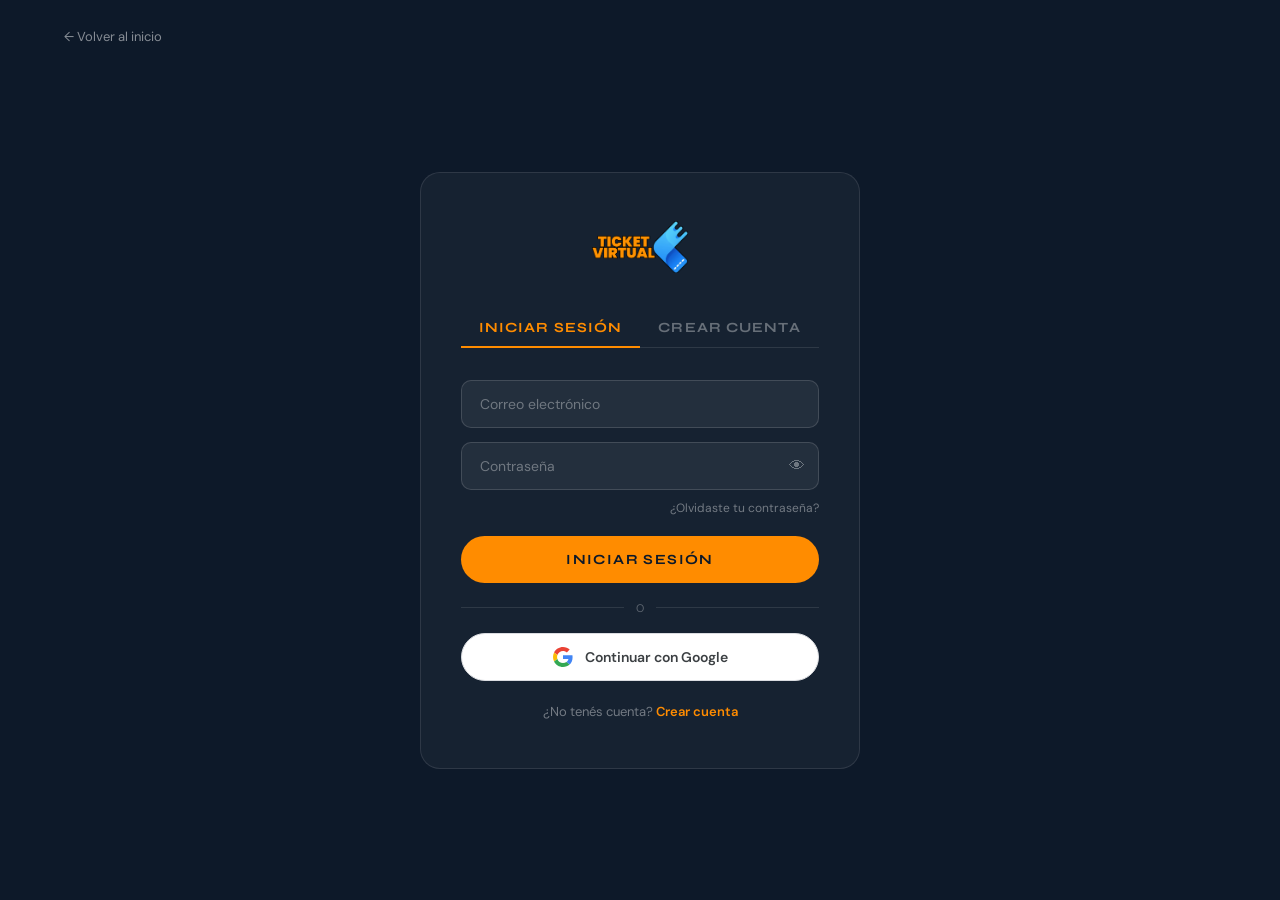
<file: pages/configuracion.html>
<!DOCTYPE html>
<html lang="es">
<head>
  <meta charset="UTF-8" />
  <meta name="viewport" content="width=device-width, initial-scale=1.0" />
  <title>Configuración | Ticket Virtual</title>
  <link rel="icon" type="image/png" href="../images/LOGO-COSO.png">
  <link rel="preconnect" href="https://fonts.googleapis.com">
  <link rel="preconnect" href="https://fonts.gstatic.com" crossorigin>
  <link href="https://fonts.googleapis.com/css2?family=Syne:wght@400;600;700;800&family=DM+Sans:wght@400;500;700&display=swap" rel="stylesheet">
  <link rel="stylesheet" href="../styles.css" />
  <style>
    .config-page {
      min-height: 100vh;
      background: var(--dark);
      padding: 100px 24px 80px;
      display: flex;
      flex-direction: column;
      align-items: center;
    }

    .config-back {
      display: flex;
      align-items: center;
      gap: 8px;
      position: fixed;
      top: 28px;
      left: clamp(24px, 5vw, 80px);
      color: rgba(255,255,255,0.5);
      font-family: var(--font-body);
      font-size: 13px;
      transition: color 0.2s;
      z-index: 10;
      text-decoration: none;
    }
    .config-back:hover { color: var(--white); }

    .config-header {
      width: 100%;
      max-width: 600px;
      margin-bottom: 36px;
    }
    .config-title {
      font-family: var(--font-display);
      font-size: clamp(26px, 4vw, 40px);
      font-weight: 800;
      color: var(--white);
      margin-bottom: 6px;
    }
    .config-subtitle {
      font-family: var(--font-body);
      font-size: 14px;
      color: rgba(255,255,255,0.4);
    }

    .config-card {
      width: 100%;
      max-width: 600px;
      background: rgba(255,255,255,0.04);
      border: 1px solid rgba(255,255,255,0.1);
      border-radius: 20px;
      padding: 36px 40px;
      margin-bottom: 20px;
    }
    @media (max-width: 480px) {
      .config-card { padding: 28px 20px; }
    }

    .config-section-title {
      font-family: var(--font-display);
      font-size: 13px;
      font-weight: 700;
      letter-spacing: 0.12em;
      text-transform: uppercase;
      color: var(--green);
      margin-bottom: 24px;
    }

    .config-field-group {
      display: flex;
      flex-direction: column;
      gap: 14px;
    }

    .config-field-label {
      font-family: var(--font-body);
      font-size: 12px;
      font-weight: 600;
      letter-spacing: 0.06em;
      text-transform: uppercase;
      color: rgba(255,255,255,0.4);
      margin-bottom: 6px;
    }

    .config-field-wrap { display: flex; flex-direction: column; }

    .config-field {
      width: 100%;
      background: rgba(255,255,255,0.06);
      border: 1px solid rgba(255,255,255,0.14);
      border-radius: 10px;
      padding: 14px 18px;
      color: var(--white);
      font-family: var(--font-body);
      font-size: 14px;
      outline: none;
      transition: border-color 0.25s, background 0.25s;
    }
    .config-field::placeholder { color: rgba(255,255,255,0.3); }
    .config-field:focus {
      border-color: var(--green);
      background: rgba(255,255,255,0.09);
    }
    .config-field:disabled {
      opacity: 0.45;
      cursor: not-allowed;
    }

    .config-field-note {
      font-size: 11px;
      color: rgba(255,255,255,0.3);
      margin-top: 6px;
      line-height: 1.4;
    }

    .password-wrap { position: relative; }
    .password-wrap .config-field { padding-right: 46px; }
    .toggle-pass-btn {
      position: absolute;
      right: 14px;
      top: 50%;
      transform: translateY(-50%);
      cursor: pointer;
      color: rgba(255,255,255,0.35);
      transition: color 0.2s;
      font-size: 16px;
      background: none;
      border: none;
      padding: 0;
      line-height: 1;
    }
    .toggle-pass-btn:hover { color: rgba(255,255,255,0.7); }

    .config-divider {
      height: 1px;
      background: rgba(255,255,255,0.07);
      margin: 28px 0;
    }

    .config-save-btn {
      background: var(--green);
      color: var(--dark);
      border: none;
      border-radius: 40px;
      padding: 14px 32px;
      font-family: var(--font-display);
      font-size: 13px;
      font-weight: 700;
      letter-spacing: 0.1em;
      text-transform: uppercase;
      cursor: pointer;
      transition: opacity 0.2s;
      margin-top: 24px;
    }
    .config-save-btn:hover { opacity: 0.85; }
    .config-save-btn:disabled { opacity: 0.5; cursor: default; }

    .config-forgot {
      display: inline-block;
      font-family: var(--font-body);
      font-size: 13px;
      color: rgba(255,255,255,0.4);
      cursor: pointer;
      transition: color 0.2s;
      margin-top: 16px;
      text-decoration: underline;
      text-underline-offset: 3px;
    }
    .config-forgot:hover { color: var(--green); }

    .config-msg {
      font-size: 13px;
      padding: 10px 16px;
      border-radius: 8px;
      margin-top: 16px;
      display: none;
      line-height: 1.5;
    }
    .config-msg.success {
      background: rgba(255,140,0,0.1);
      color: var(--green);
      border: 1px solid rgba(255,140,0,0.25);
      display: block;
    }
    .config-msg.error {
      background: rgba(220,50,50,0.1);
      color: #ff6b6b;
      border: 1px solid rgba(220,50,50,0.2);
      display: block;
    }
  </style>
</head>
<body class="body">

  <!-- PAGE LOADER -->
  <div id="page-loader">
    <img src="../images/LOGO png negro.png" class="loader-logo" alt="Ticket Virtual" />
    <div class="loader-spinner"></div>
  </div>
  <script>
    setTimeout(function() {
      var l = document.getElementById('page-loader');
      if (l) { l.classList.add('hidden'); setTimeout(function() { l.remove(); }, 500); }
    }, 1000);
  </script>

  <a href="../index.html" class="config-back">← Volver al inicio</a>

  <div class="config-page">

    <div class="config-header">
      <h1 class="config-title">Configuración</h1>
      <p class="config-subtitle">Gestioná tu cuenta y preferencias</p>
    </div>

    <!-- DATOS PERSONALES -->
    <div class="config-card">
      <div class="config-section-title">Datos personales</div>

      <div class="config-field-group">

        <div class="config-field-wrap">
          <div class="config-field-label">Nombre y apellido</div>
          <input type="text" class="config-field" id="cfg-name" placeholder="Tu nombre completo" />
        </div>

        <div class="config-field-wrap">
          <div class="config-field-label">Teléfono</div>
          <input type="tel" class="config-field" id="cfg-phone" placeholder="+54 9 11 1234 5678" />
          <span class="config-field-note">Útil para contacto y validación de tickets.</span>
        </div>

        <div class="config-divider"></div>

        <div class="config-field-wrap">
          <div class="config-field-label">Email</div>
          <input type="email" class="config-field" id="cfg-email" placeholder="tu@email.com" />
          <span class="config-field-note">Si cambiás el email te enviaremos un correo de verificación antes de aplicar el cambio.</span>
        </div>

      </div>

      <div id="msg-datos" class="config-msg"></div>
      <button class="config-save-btn" onclick="guardarDatos()">Guardar cambios</button>
    </div>

    <!-- SEGURIDAD -->
    <div class="config-card">
      <div class="config-section-title">Seguridad</div>

      <div class="config-field-group">

        <div class="config-field-wrap">
          <div class="config-field-label">Contraseña actual</div>
          <div class="password-wrap">
            <input type="password" class="config-field" id="cfg-pass-actual" placeholder="••••••••" />
            <button type="button" class="toggle-pass-btn" onclick="togglePass('cfg-pass-actual', this)">👁</button>
          </div>
        </div>

        <div class="config-field-wrap">
          <div class="config-field-label">Nueva contraseña</div>
          <div class="password-wrap">
            <input type="password" class="config-field" id="cfg-pass-nueva" placeholder="Mínimo 6 caracteres" minlength="6" />
            <button type="button" class="toggle-pass-btn" onclick="togglePass('cfg-pass-nueva', this)">👁</button>
          </div>
        </div>

        <div class="config-field-wrap">
          <div class="config-field-label">Confirmar nueva contraseña</div>
          <div class="password-wrap">
            <input type="password" class="config-field" id="cfg-pass-confirm" placeholder="Repetí la nueva contraseña" />
            <button type="button" class="toggle-pass-btn" onclick="togglePass('cfg-pass-confirm', this)">👁</button>
          </div>
        </div>

      </div>

      <div id="msg-pass" class="config-msg"></div>
      <button class="config-save-btn" onclick="cambiarContrasena()">Cambiar contraseña</button>

      <br>
      <span class="config-forgot" onclick="olvideClave()">¿Olvidaste tu contraseña?</span>
      <div id="msg-forgot" class="config-msg"></div>
    </div>

  </div>

  <script>
    const STORAGE_KEY  = 'tv_users';
    const SESSION_KEY  = 'tv_session';

    /* ── Redirigir si no hay sesión ── */
    const session = JSON.parse(localStorage.getItem(SESSION_KEY) || 'null');
    if (!session) { window.location.href = 'login.html'; }

    function getUsers() { return JSON.parse(localStorage.getItem(STORAGE_KEY) || '[]'); }
    function saveUsers(u) { localStorage.setItem(STORAGE_KEY, JSON.stringify(u)); }

    function getCurrentUser() {
      return getUsers().find(u => u.email.toLowerCase() === session.email.toLowerCase());
    }

    /* ── Pre-cargar campos con datos del usuario ── */
    window.addEventListener('DOMContentLoaded', () => {
      const user = getCurrentUser();
      if (!user) return;
      document.getElementById('cfg-name').value  = user.name  || '';
      document.getElementById('cfg-email').value = user.email || '';
      document.getElementById('cfg-phone').value = user.phone || '';
    });

    /* ── Helpers ── */
    function showMsg(id, text, type) {
      const el = document.getElementById(id);
      el.textContent = text;
      el.className = 'config-msg ' + type;
    }
    function hideMsg(id) {
      document.getElementById(id).className = 'config-msg';
    }

    function togglePass(fieldId, btn) {
      const f = document.getElementById(fieldId);
      f.type = f.type === 'password' ? 'text' : 'password';
      btn.textContent = f.type === 'password' ? '👁' : '🙈';
    }

    /* ── Guardar nombre, teléfono y email ── */
    function guardarDatos() {
      const newName  = document.getElementById('cfg-name').value.trim();
      const newEmail = document.getElementById('cfg-email').value.trim().toLowerCase();
      const newPhone = document.getElementById('cfg-phone').value.trim();

      if (!newName) { showMsg('msg-datos', 'El nombre no puede estar vacío.', 'error'); return; }
      if (!newEmail) { showMsg('msg-datos', 'El email no puede estar vacío.', 'error'); return; }

      const users = getUsers();
      const idx   = users.findIndex(u => u.email.toLowerCase() === session.email.toLowerCase());
      if (idx === -1) { showMsg('msg-datos', 'No se encontró tu cuenta.', 'error'); return; }

      const emailCambio = newEmail !== session.email.toLowerCase();

      /* Verificar que el nuevo email no esté en uso por otra cuenta */
      if (emailCambio && users.find((u, i) => i !== idx && u.email.toLowerCase() === newEmail)) {
        showMsg('msg-datos', 'Ese email ya está en uso por otra cuenta.', 'error');
        return;
      }

      users[idx].name  = newName;
      users[idx].phone = newPhone;

      if (emailCambio) {
        /* Simulación de verificación por email */
        saveUsers(users);
        showMsg('msg-datos', `Te enviamos un correo de verificación a ${newEmail}. Revisá tu bandeja y confirmá el cambio para que se aplique.`, 'success');
      } else {
        users[idx].email = newEmail;
        saveUsers(users);
        localStorage.setItem(SESSION_KEY, JSON.stringify({ name: newName, email: newEmail }));
        showMsg('msg-datos', 'Datos guardados correctamente.', 'success');
      }
    }

    /* ── Cambiar contraseña ── */
    function cambiarContrasena() {
      hideMsg('msg-pass');
      const actual   = document.getElementById('cfg-pass-actual').value;
      const nueva    = document.getElementById('cfg-pass-nueva').value;
      const confirm  = document.getElementById('cfg-pass-confirm').value;

      if (!actual || !nueva || !confirm) {
        showMsg('msg-pass', 'Completá todos los campos de contraseña.', 'error'); return;
      }
      if (nueva.length < 6) {
        showMsg('msg-pass', 'La nueva contraseña debe tener al menos 6 caracteres.', 'error'); return;
      }
      if (nueva !== confirm) {
        showMsg('msg-pass', 'La nueva contraseña y la confirmación no coinciden.', 'error'); return;
      }

      const users = getUsers();
      const idx   = users.findIndex(u => u.email.toLowerCase() === session.email.toLowerCase());
      if (idx === -1) { showMsg('msg-pass', 'No se encontró tu cuenta.', 'error'); return; }

      if (users[idx].password !== actual) {
        showMsg('msg-pass', 'La contraseña actual es incorrecta.', 'error'); return;
      }

      users[idx].password = nueva;
      saveUsers(users);

      document.getElementById('cfg-pass-actual').value  = '';
      document.getElementById('cfg-pass-nueva').value   = '';
      document.getElementById('cfg-pass-confirm').value = '';

      showMsg('msg-pass', 'Contraseña actualizada correctamente.', 'success');
    }

    /* ── Olvidé mi contraseña ── */
    function olvideClave() {
      const email = document.getElementById('cfg-email').value.trim() || session.email;
      showMsg('msg-forgot', `Te enviamos las instrucciones de recuperación a ${email}. Revisá tu bandeja de entrada.`, 'success');
    }
  </script>
</body>
</html>
</file>
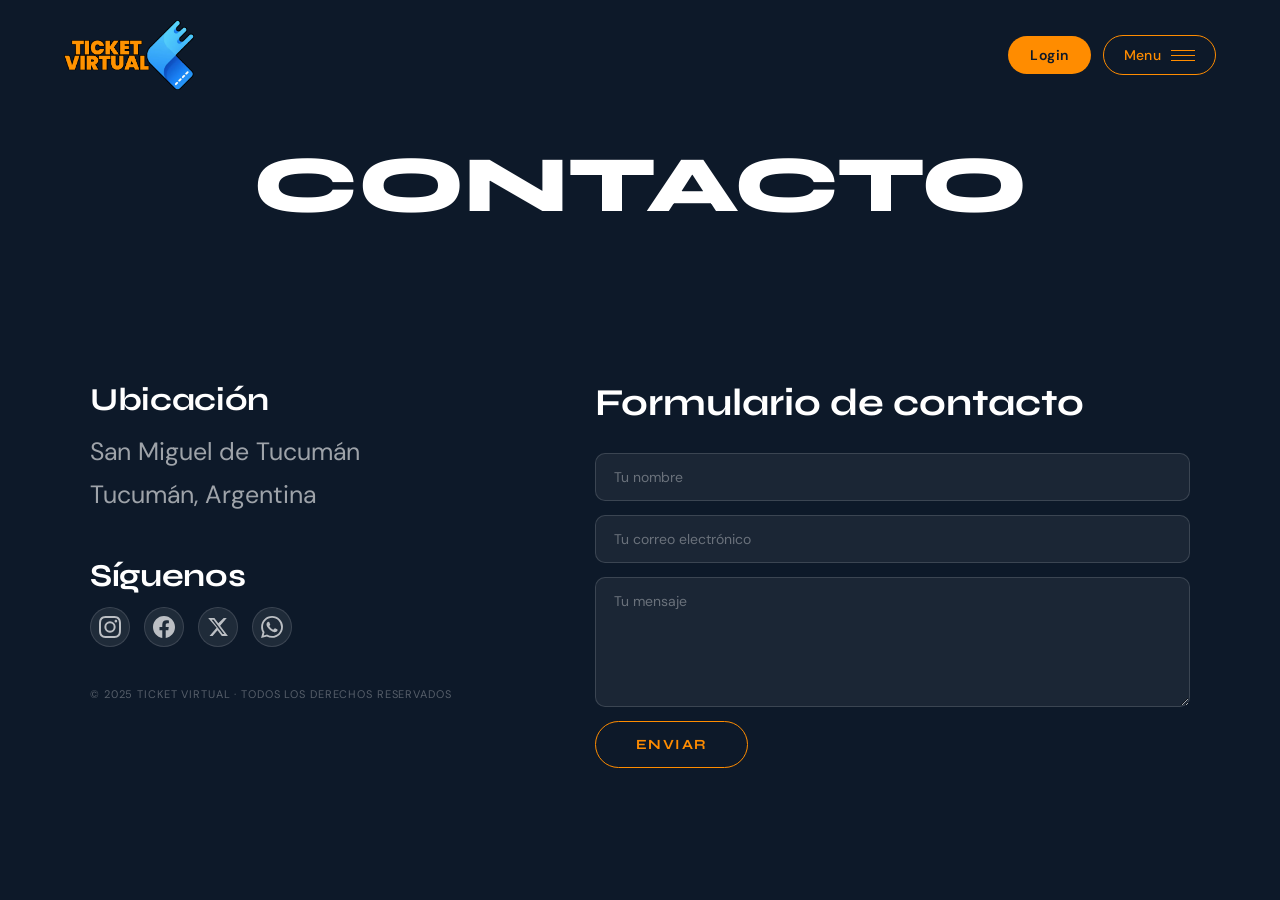
<file: pages/contacto.html>
<!DOCTYPE html>
<html lang="es">
<head>
  <meta charset="UTF-8" />
  <meta name="viewport" content="width=device-width, initial-scale=1.0" />
  <title>Eventos | Ticket Virtual</title>
  <link rel="icon" type="image/png" href="/images/LOGO-COSO.png">
  <link rel="preconnect" href="https://fonts.googleapis.com">
  <link rel="preconnect" href="https://fonts.gstatic.com" crossorigin>
  <link href="https://fonts.googleapis.com/css2?family=Syne:wght@400;600;700;800&family=DM+Sans:wght@400;500;700&display=swap" rel="stylesheet">

  <link rel="stylesheet" href="../styles.css" />
</head>
<body class="eventos-page">

  <!-- PAGE LOADER -->
  <div id="page-loader">
    <img src="../images/LOGO png negro.png" class="loader-logo" alt="Ticket Virtual" />
    <div class="loader-spinner"></div>
  </div>

  <!-- NAVBAR -->
  <nav class="main-nav" id="main-nav">
    <div class="nav-bar">
      <a href="/" class="nav-logo">
        <img src="../images/LOGO png negro.png" alt="Ticket Virtual Logo" class="nav-logo-img"/>
      </a>

      <div class="nav-buttons-wrapper">
        <a href="login.html" class="nav-login-btn">Login</a>
        <a href="#" class="menu-nav-cta menu-nav-cta-light" id="menu-toggle">
          <div class="menu-cta-contents">
            <div class="menu-bt-text menu-bt-text-light">Menu</div>
            <div class="burger-wrapper">
              <span class="burger-line"></span>
              <span class="burger-line"></span>
              <span class="burger-line"></span>
            </div>
          </div>
        </a>
      </div>
    </div>
  </nav>

  <!-- MENU OVERLAY -->
  <div class="nav-overlay" id="nav-overlay">
    <div class="close-nav-btn" id="close-nav">
      <span class="close-line l1"></span>
      <span class="close-line l2"></span>
    </div>

    <div class="nav-open-links">
      <a href="../index.html" class="nav-open-link">
        <span class="nav-plus">+</span>
        <div class="nav-link-text">Inicio</div>
        <span class="nav-plus">+</span>
      </a>
      <a href="eventos.html" class="nav-open-link">
        <span class="nav-plus">+</span>
        <div class="nav-link-text">EVENTOS</div>
        <span class="nav-plus">+</span>
      </a>
      <a href="nosotros.html" class="nav-open-link">
        <span class="nav-plus">+</span>
        <div class="nav-link-text">Nosotros</div>
        <span class="nav-plus">+</span>
      </a>
      <a href="../index.html#contact" class="nav-open-link">
        <span class="nav-plus">+</span>
        <div class="nav-link-text">Contacto</div>
        <span class="nav-plus">+</span>
      </a>
    </div>
  </div>

  <!-- SMOOTH SCROLL WRAPPER -->
  <div class="smooth-wrapper" id="smooth-wrapper">
    <div class="smooth-content" id="smooth-content">

  <!-- CONTENIDO -->
  <main>
    <section class="eventos-section" navtype="light">
      <div class="eventos-header">
        <h1 class="title-huge">CONTACTO</h1>
      </div>
    </section>

    <!-- CONTACT BODY -->
    <section class="contact-section">
      <div class="contact-grid">

        <!-- FORM: primero en el DOM (primero en mobile) -->
        <div class="contact-form-wrap">
          <h2 class="contact-form-title">Formulario de contacto</h2>
          <form class="contact-form" onsubmit="handleContactForm(event)">
            <input type="text" class="contact-field" placeholder="Tu nombre" required />
            <input type="email" class="contact-field" placeholder="Tu correo electrónico" required />
            <textarea class="contact-field contact-textarea" placeholder="Tu mensaje" rows="5" required></textarea>
            <button type="submit" class="contact-submit">Enviar</button>
          </form>
        </div>

        <!-- INFO: segundo en el DOM (segundo en mobile, izquierda en desktop) -->
        <div class="contact-info">
          <div class="contact-block">
            <h3 class="contact-label">Ubicación</h3>
            <p class="contact-address">San Miguel de Tucumán<br>Tucumán, Argentina</p>
          </div>

          <div class="contact-block">
            <h3 class="contact-label">Síguenos</h3>
            <div class="contact-socials">
              <a href="https://www.instagram.com/ticket_virtual/" target="_blank" class="social-icon" aria-label="Instagram">
                <svg width="22" height="22" viewBox="0 0 24 24" fill="currentColor"><path d="M12 2.163c3.204 0 3.584.012 4.85.07 3.252.148 4.771 1.691 4.919 4.919.058 1.265.069 1.645.069 4.849 0 3.205-.012 3.584-.069 4.849-.149 3.225-1.664 4.771-4.919 4.919-1.266.058-1.644.07-4.85.07-3.204 0-3.584-.012-4.849-.07-3.26-.149-4.771-1.699-4.919-4.92-.058-1.265-.07-1.644-.07-4.849 0-3.204.013-3.583.07-4.849.149-3.227 1.664-4.771 4.919-4.919 1.266-.057 1.645-.069 4.849-.069zM12 0C8.741 0 8.333.014 7.053.072 2.695.272.273 2.69.073 7.052.014 8.333 0 8.741 0 12c0 3.259.014 3.668.072 4.948.2 4.358 2.618 6.78 6.98 6.98C8.333 23.986 8.741 24 12 24c3.259 0 3.668-.014 4.948-.072 4.354-.2 6.782-2.618 6.979-6.98.059-1.28.073-1.689.073-4.948 0-3.259-.014-3.667-.072-4.947-.196-4.354-2.617-6.78-6.979-6.98C15.668.014 15.259 0 12 0zm0 5.838a6.162 6.162 0 100 12.324 6.162 6.162 0 000-12.324zM12 16a4 4 0 110-8 4 4 0 010 8zm6.406-11.845a1.44 1.44 0 100 2.881 1.44 1.44 0 000-2.881z"/></svg>
              </a>
              <a href="#" class="social-icon" aria-label="Facebook">
                <svg width="22" height="22" viewBox="0 0 24 24" fill="currentColor"><path d="M24 12.073C24 5.405 18.627 0 12 0S0 5.405 0 12.073C0 18.1 4.388 23.094 10.125 24v-8.437H7.078v-3.49h3.047V9.41c0-3.025 1.791-4.697 4.533-4.697 1.313 0 2.686.236 2.686.236v2.97h-1.513c-1.491 0-1.956.93-1.956 1.886v2.269h3.328l-.532 3.49h-2.796V24C19.612 23.094 24 18.1 24 12.073z"/></svg>
              </a>
              <a href="#" class="social-icon" aria-label="Twitter / X">
                <svg width="22" height="22" viewBox="0 0 24 24" fill="currentColor"><path d="M18.244 2.25h3.308l-7.227 8.26 8.502 11.24H16.17l-4.714-6.231-5.401 6.231H2.746l7.73-8.835L1.254 2.25H8.08l4.253 5.622zm-1.161 17.52h1.833L7.084 4.126H5.117z"/></svg>
              </a>
              <a href="#" class="social-icon" aria-label="WhatsApp">
                <svg width="22" height="22" viewBox="0 0 24 24" fill="currentColor"><path d="M17.472 14.382c-.297-.149-1.758-.867-2.03-.967-.273-.099-.471-.148-.67.15-.197.297-.767.966-.94 1.164-.173.199-.347.223-.644.075-.297-.15-1.255-.463-2.39-1.475-.883-.788-1.48-1.761-1.653-2.059-.173-.297-.018-.458.13-.606.134-.133.298-.347.446-.52.149-.174.198-.298.298-.497.099-.198.05-.371-.025-.52-.075-.149-.669-1.612-.916-2.207-.242-.579-.487-.5-.669-.51-.173-.008-.371-.01-.57-.01-.198 0-.52.074-.792.372-.272.297-1.04 1.016-1.04 2.479 0 1.462 1.065 2.875 1.213 3.074.149.198 2.096 3.2 5.077 4.487.709.306 1.262.489 1.694.625.712.227 1.36.195 1.871.118.571-.085 1.758-.719 2.006-1.413.248-.694.248-1.289.173-1.413-.074-.124-.272-.198-.57-.347m-5.421 7.403h-.004a9.87 9.87 0 01-5.031-1.378l-.361-.214-3.741.982.998-3.648-.235-.374a9.86 9.86 0 01-1.51-5.26c.001-5.45 4.436-9.884 9.888-9.884 2.64 0 5.122 1.03 6.988 2.898a9.825 9.825 0 012.893 6.994c-.003 5.45-4.437 9.884-9.885 9.884m8.413-18.297A11.815 11.815 0 0012.05 0C5.495 0 .16 5.335.157 11.892c0 2.096.547 4.142 1.588 5.945L.057 24l6.305-1.654a11.882 11.882 0 005.683 1.448h.005c6.554 0 11.89-5.335 11.893-11.893a11.821 11.821 0 00-3.48-8.413z"/></svg>
              </a>
            </div>
          </div>

          <p class="contact-copy">© 2025 Ticket Virtual · Todos los derechos reservados</p>
        </div>

      </div>
    </section>
  </main>

  <!-- ===================== FOOTER ===================== -->
  <section class="footer-section">
    <div class="footer-scroll-wrap">
      <footer class="footer-inner">
        <div class="footer-linkedin-row">
          <div class="footer-divider"></div>
          <div class="footer-link-row">
          </div>
          <div class="footer-divider"></div>
        </div>
        <div class="footer-bottom">
          <span class="detail-small light">Todos los derechos reservados ©.</span>
          <a href="https://typeandspacepartnerships.com/" target="_blank" class="tsp-link">
            <span class="body-tiny light">SAN MIGUEL DE TUCUMAN</span>
            <span class="detail-small light">ARGENTINA</span>
          </a>
        </div>
      </footer>
    </div>
  </section>

    </div><!-- /smooth-content -->
  </div><!-- /smooth-wrapper -->

  <!-- Scroll to top -->
  <a href="#" class="scroll-top-btn" id="scroll-top-btn" aria-label="Volver arriba">↑</a>

  <!-- GSAP -->
  <script src="https://cdn.prod.website-files.com/gsap/3.14.2/gsap.min.js"></script>
  <script src="https://cdn.prod.website-files.com/gsap/3.14.2/ScrollTrigger.min.js"></script>
  <script src="https://cdn.prod.website-files.com/gsap/3.14.2/ScrollSmoother.min.js"></script>
  <script src="https://cdn.prod.website-files.com/gsap/3.14.2/SplitText.min.js"></script>
  <script src="https://cdn.prod.website-files.com/gsap/3.14.2/ScrambleTextPlugin.min.js"></script>
  <script src="../auth.js"></script>
  <script src="../main.js"></script>
  <script>
    function handleContactForm(e) {
      e.preventDefault();
      const btn = e.target.querySelector('.contact-submit');
      btn.textContent = '¡Enviado!';
      btn.disabled = true;
      setTimeout(() => { btn.textContent = 'Enviar'; btn.disabled = false; e.target.reset(); }, 3000);
    }
    function filtrarEventos(query) {
      const q = query.toLowerCase().trim();
      document.querySelectorAll('.eventos-grid .evento-card-v2').forEach(function(card) {
        const nombre = card.querySelector('.ec-name');
        const venue  = card.querySelector('.ec-venue-label');
        const texto  = ((nombre ? nombre.textContent : '') + ' ' + (venue ? venue.textContent : '')).toLowerCase();
        card.style.display = (!q || texto.includes(q)) ? '' : 'none';
      });
    }
  </script>
</body>
</html>
</file>
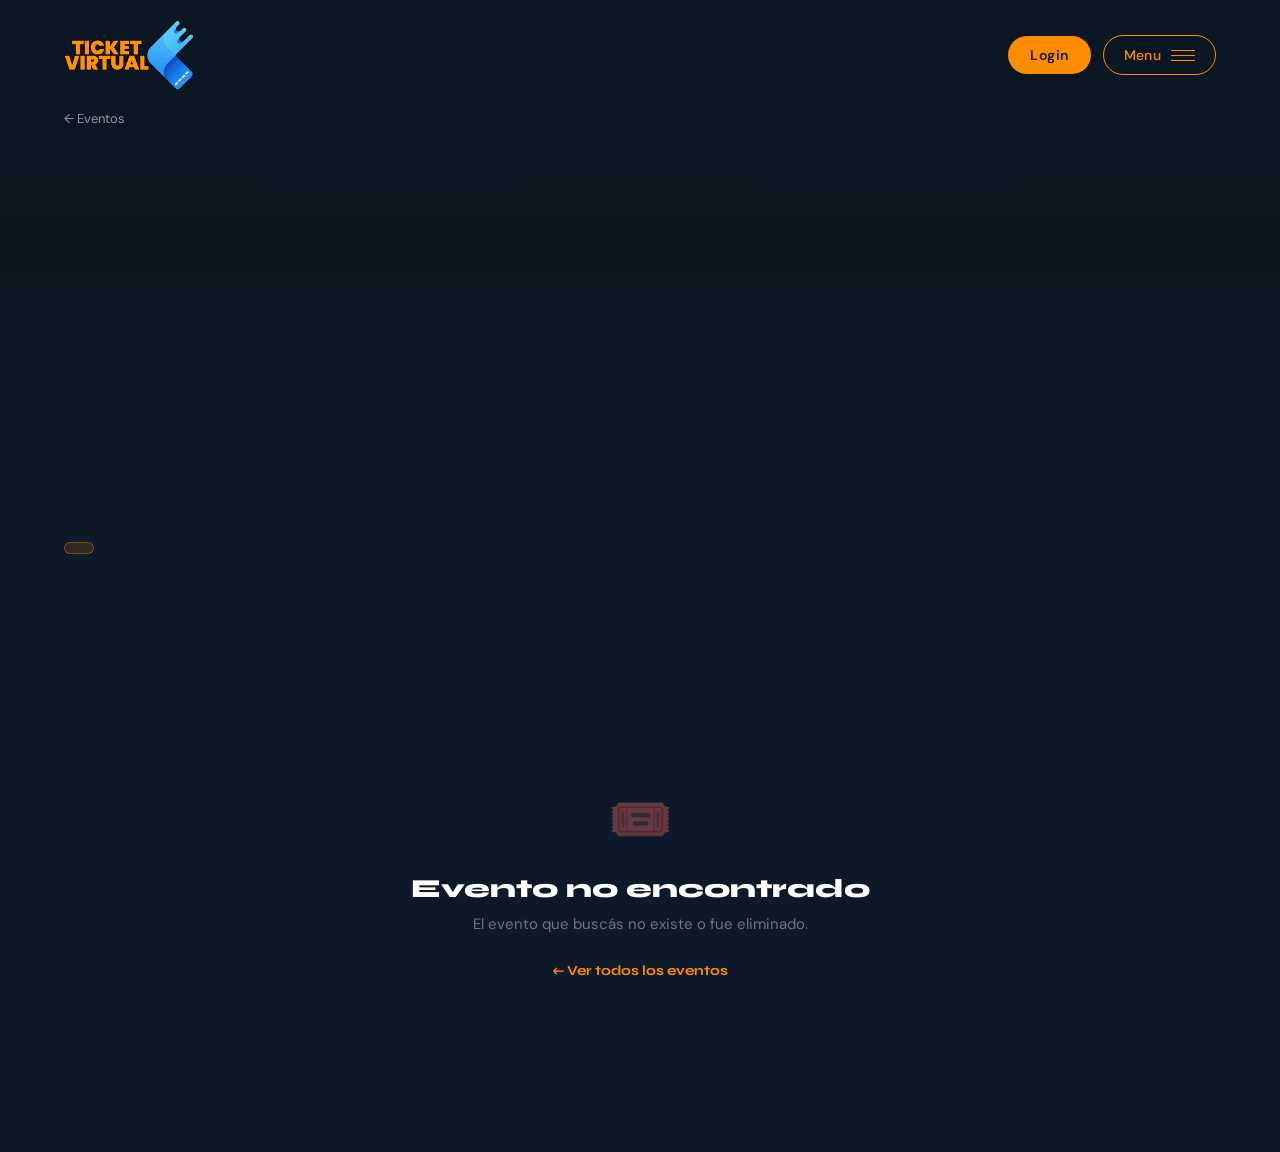
<file: pages/evento.html>
<!DOCTYPE html>
<html lang="es">
<head>
  <meta charset="UTF-8" />
  <meta name="viewport" content="width=device-width, initial-scale=1.0" />
  <title>Evento | Ticket Virtual</title>
  <link rel="icon" type="image/png" href="../images/LOGO-COSO.png">
  <link rel="preconnect" href="https://fonts.googleapis.com">
  <link rel="preconnect" href="https://fonts.gstatic.com" crossorigin>
  <link href="https://fonts.googleapis.com/css2?family=Syne:wght@400;600;700;800&family=DM+Sans:wght@400;500;700&family=Poppins:wght@500&display=swap" rel="stylesheet">
  <link rel="stylesheet" href="../styles.css" />
  <style>
    /* ── Back link ── */
    .ev-back {
      position: fixed;
      top: 110px;
      left: var(--pad-h);
      display: flex;
      align-items: center;
      gap: 6px;
      color: rgba(255,255,255,0.55);
      font-family: var(--font-body);
      font-size: 13px;
      text-decoration: none;
      transition: color 0.2s;
      z-index: 50;
    }
    .ev-back:hover { color: var(--white); }

    /* ── Hero ── */
    .ev-hero {
      position: relative;
      width: 100%;
      height: 68vh;
      min-height: 420px;
      background-size: cover;
      background-position: center top;
      background-color: #0a1520;
      display: flex;
      align-items: flex-end;
    }
    .ev-hero-overlay {
      position: absolute;
      inset: 0;
      background: linear-gradient(
        180deg,
        rgba(13,25,41,0.55) 0%,
        transparent 35%,
        transparent 45%,
        rgba(13,25,41,0.88) 72%,
        #0D1929 100%
      );
    }
    .ev-hero-content {
      position: relative;
      z-index: 2;
      padding: 0 var(--pad-h) 44px;
      width: 100%;
    }
    .ev-badge-row {
      display: flex;
      align-items: center;
      gap: 10px;
      margin-bottom: 14px;
    }
    .ev-sold-out-badge {
      display: none;
      background: #e03030;
      color: #fff;
      font-family: var(--font-display);
      font-size: 10px;
      font-weight: 800;
      letter-spacing: 0.18em;
      text-transform: uppercase;
      padding: 5px 12px;
      border-radius: 4px;
    }
    .ev-genre-pill {
      display: inline-block;
      background: rgba(255,140,0,0.14);
      border: 1px solid rgba(255,140,0,0.38);
      color: var(--green);
      font-family: var(--font-display);
      font-size: 11px;
      font-weight: 700;
      letter-spacing: 0.12em;
      text-transform: uppercase;
      padding: 5px 14px;
      border-radius: 40px;
    }
    .ev-nombre {
      font-family: var(--font-display);
      font-size: clamp(42px, 8vw, 96px);
      font-weight: 800;
      color: var(--white);
      line-height: 0.95;
      margin-bottom: 14px;
      letter-spacing: -0.01em;
    }
    .ev-venue-hero {
      font-family: var(--font-body);
      font-size: 15px;
      color: rgba(255,255,255,0.5);
    }

    /* ── Info bar ── */
    .ev-info-bar {
      background: rgba(255,255,255,0.025);
      border-bottom: 1px solid rgba(255,255,255,0.07);
      display: flex;
      align-items: center;
      padding: 0 var(--pad-h);
      overflow-x: auto;
    }
    .ev-info-item {
      padding: 20px 0;
      margin-right: 36px;
      flex-shrink: 0;
    }
    .ev-info-label {
      font-family: var(--font-body);
      font-size: 10px;
      text-transform: uppercase;
      letter-spacing: 0.1em;
      color: rgba(255,255,255,0.32);
      margin-bottom: 4px;
    }
    .ev-info-value {
      font-family: var(--font-display);
      font-size: 16px;
      font-weight: 700;
      color: var(--white);
    }
    .ev-info-divider {
      width: 1px;
      height: 32px;
      background: rgba(255,255,255,0.1);
      margin-right: 36px;
      flex-shrink: 0;
    }

    /* ── Error state ── */
    .ev-error {
      display: none;
      flex-direction: column;
      align-items: center;
      justify-content: center;
      min-height: 60vh;
      text-align: center;
      padding: 60px 24px;
    }
    .ev-error-icon { font-size: 52px; margin-bottom: 20px; opacity: 0.4; }
    .ev-error-title {
      font-family: var(--font-display);
      font-size: 26px;
      font-weight: 800;
      color: var(--white);
      margin-bottom: 10px;
    }
    .ev-error-sub {
      font-family: var(--font-body);
      font-size: 15px;
      color: rgba(255,255,255,0.4);
      margin-bottom: 28px;
    }
    .ev-error-link {
      color: var(--green);
      font-family: var(--font-display);
      font-weight: 700;
      font-size: 14px;
      text-decoration: none;
    }

    /* ── Main grid ── */
    .ev-main {
      display: none;
      gap: 64px;
      max-width: 1140px;
      margin: 0 auto;
      padding: 56px var(--pad-h) 100px;
    }
    .ev-main.visible {
      display: grid;
      grid-template-columns: 1fr 400px;
    }
    .ev-description-col,
    .ev-tickets-col { min-width: 0; }

    .ev-section-title {
      font-family: var(--font-display);
      font-size: 11px;
      font-weight: 700;
      letter-spacing: 0.12em;
      text-transform: uppercase;
      color: rgba(255,255,255,0.35);
      margin-bottom: 20px;
    }
    .ev-descripcion {
      font-family: var(--font-body);
      font-size: 16px;
      line-height: 1.75;
      color: rgba(255,255,255,0.6);
    }

    /* ── Ticket cards ── */
    .ev-ticket-card {
      background: rgba(255,255,255,0.04);
      border: 1px solid rgba(255,255,255,0.09);
      border-radius: 16px;
      padding: 20px 22px;
      margin-bottom: 10px;
      transition: border-color 0.2s;
    }
    .ev-ticket-card:not(.agotado):hover { border-color: rgba(255,140,0,0.28); }
    .ev-ticket-card.agotado { opacity: 0.42; }

    .ev-ticket-top {
      display: flex;
      justify-content: space-between;
      align-items: baseline;
      margin-bottom: 6px;
    }
    .ev-ticket-tipo {
      font-family: 'Poppins', sans-serif;
      font-size: 16px;
      font-weight: 500;
      color: var(--white);
    }
    .ev-ticket-precio {
      font-family: 'Poppins', sans-serif;
      font-size: 19px;
      font-weight: 500;
      color: var(--green);
    }
    .ev-ticket-cu {
      font-family: var(--font-body);
      font-size: 11px;
      color: rgba(255,255,255,0.3);
      margin-left: 3px;
    }
    .ev-ticket-disponibles {
      font-family: var(--font-body);
      font-size: 12px;
      color: rgba(255,255,255,0.32);
      margin-bottom: 14px;
    }
    .ev-ticket-disponibles.agotado-label { color: #ff6060; }

    .ev-ticket-actions {
      display: flex;
      align-items: center;
      gap: 10px;
    }
    .ev-qty-wrapper {
      display: flex;
      align-items: center;
      background: rgba(255,255,255,0.06);
      border: 1px solid rgba(255,255,255,0.12);
      border-radius: 40px;
      overflow: hidden;
      flex-shrink: 0;
    }
    .ev-qty-btn {
      width: 34px;
      height: 34px;
      background: none;
      border: none;
      color: rgba(255,255,255,0.6);
      font-size: 20px;
      line-height: 1;
      cursor: pointer;
      display: flex;
      align-items: center;
      justify-content: center;
      transition: background 0.15s;
    }
    .ev-qty-btn:hover { background: rgba(255,255,255,0.1); }
    .ev-qty-num {
      font-family: var(--font-display);
      font-size: 14px;
      font-weight: 700;
      color: var(--white);
      width: 26px;
      text-align: center;
    }
    .ev-buy-btn {
      flex: 1;
      background: var(--green);
      color: var(--dark);
      border: none;
      border-radius: 40px;
      padding: 11px 18px;
      font-family: var(--font-display);
      font-size: 12px;
      font-weight: 800;
      letter-spacing: 0.09em;
      text-transform: uppercase;
      cursor: pointer;
      transition: opacity 0.2s;
      white-space: nowrap;
    }
    .ev-buy-btn:hover { opacity: 0.85; }

    /* ── Auth notice ── */
    .ev-auth-notice {
      display: none;
      background: rgba(255,140,0,0.08);
      border: 1px solid rgba(255,140,0,0.2);
      border-radius: 10px;
      padding: 12px 16px;
      font-family: var(--font-body);
      font-size: 13px;
      color: rgba(255,255,255,0.55);
      margin-bottom: 14px;
    }
    .ev-auth-notice a { color: var(--green); font-weight: 600; text-decoration: none; }

    /* ── Sold out section ── */
    .ev-soldout-section {
      text-align: center;
      padding: 20px 0 10px;
    }
    .ev-soldout-title {
      font-family: var(--font-display);
      font-size: 19px;
      font-weight: 800;
      color: var(--white);
      margin-bottom: 8px;
    }
    .ev-soldout-sub {
      font-family: var(--font-body);
      font-size: 14px;
      color: rgba(255,255,255,0.38);
      margin-bottom: 24px;
      line-height: 1.5;
    }
    .ev-waitlist {
      display: flex;
      gap: 8px;
    }
    .ev-waitlist-input {
      flex: 1;
      background: rgba(255,255,255,0.06);
      border: 1px solid rgba(255,255,255,0.13);
      border-radius: 10px;
      padding: 12px 16px;
      color: var(--white);
      font-family: var(--font-body);
      font-size: 14px;
      outline: none;
      transition: border-color 0.2s;
    }
    .ev-waitlist-input::placeholder { color: rgba(255,255,255,0.28); }
    .ev-waitlist-input:focus { border-color: var(--green); }
    .ev-waitlist-btn {
      background: var(--green);
      color: var(--dark);
      border: none;
      border-radius: 10px;
      padding: 12px 18px;
      font-family: var(--font-display);
      font-size: 12px;
      font-weight: 800;
      letter-spacing: 0.08em;
      text-transform: uppercase;
      cursor: pointer;
      white-space: nowrap;
      transition: opacity 0.2s;
    }
    .ev-waitlist-btn:hover { opacity: 0.85; }
    .ev-waitlist-msg {
      margin-top: 12px;
      font-family: var(--font-body);
      font-size: 13px;
      color: rgba(255,255,255,0.38);
    }

    /* ── Success modal ── */
    .ev-modal-overlay {
      position: fixed;
      inset: 0;
      background: rgba(0,0,0,0.78);
      backdrop-filter: blur(8px);
      z-index: 600;
      display: flex;
      align-items: center;
      justify-content: center;
      padding: 24px;
      opacity: 0;
      pointer-events: none;
      transition: opacity 0.28s;
    }
    .ev-modal-overlay.open { opacity: 1; pointer-events: auto; }
    .ev-modal-box {
      background: #0f1e30;
      border: 1px solid rgba(255,255,255,0.11);
      border-radius: 24px;
      padding: 48px 40px;
      max-width: 420px;
      width: 100%;
      text-align: center;
      transform: translateY(18px) scale(0.97);
      transition: transform 0.28s;
    }
    .ev-modal-overlay.open .ev-modal-box { transform: translateY(0) scale(1); }
    .ev-modal-icon { font-size: 50px; margin-bottom: 16px; }
    .ev-modal-title {
      font-family: var(--font-display);
      font-size: 22px;
      font-weight: 800;
      color: var(--white);
      margin-bottom: 10px;
    }
    .ev-modal-detail {
      font-family: var(--font-body);
      font-size: 14px;
      color: rgba(255,255,255,0.48);
      line-height: 1.65;
      margin-bottom: 28px;
    }
    .ev-modal-detail strong { color: rgba(255,255,255,0.8); }
    .ev-modal-actions { display: flex; flex-direction: column; gap: 10px; }
    .ev-modal-btn-primary {
      display: block;
      background: var(--green);
      color: var(--dark);
      border: none;
      border-radius: 40px;
      padding: 14px 24px;
      font-family: var(--font-display);
      font-size: 13px;
      font-weight: 800;
      letter-spacing: 0.1em;
      text-transform: uppercase;
      text-decoration: none;
      cursor: pointer;
      transition: opacity 0.2s;
    }
    .ev-modal-btn-primary:hover { opacity: 0.85; }
    .ev-modal-btn-secondary {
      background: transparent;
      border: 1px solid rgba(255,255,255,0.14);
      border-radius: 40px;
      padding: 13px 24px;
      color: rgba(255,255,255,0.45);
      font-family: var(--font-display);
      font-size: 12px;
      font-weight: 700;
      letter-spacing: 0.08em;
      text-transform: uppercase;
      cursor: pointer;
      transition: border-color 0.2s, color 0.2s;
    }
    .ev-modal-btn-secondary:hover { border-color: rgba(255,255,255,0.28); color: rgba(255,255,255,0.75); }

    /* ── Responsive ── */
    @media (max-width: 960px) {
      .ev-main.visible { grid-template-columns: 1fr; gap: 40px; }
    }
    @media (max-width: 640px) {
      .ev-back { position: static; display: inline-flex; margin: 16px 20px 0; }
      .ev-hero { height: 52vh; min-height: 300px; }
      .ev-hero-content { padding: 0 20px 36px; }
      .ev-info-bar { padding: 0 20px; }
      .ev-info-item { margin-right: 24px; padding: 16px 0; }
      .ev-info-divider { margin-right: 24px; }
      .ev-main.visible { padding: 36px 20px 80px; }
      .ev-modal-box { padding: 36px 28px; }
      .ev-waitlist { flex-direction: column; }
      .ev-ticket-actions { flex-direction: column; align-items: stretch; gap: 8px; }
      .ev-qty-wrapper { align-self: flex-start; }
      .ev-buy-btn { width: 100%; text-align: center; }
    }
  </style>
</head>
<body class="body">

  <!-- PAGE LOADER -->
  <div id="page-loader">
    <img src="../images/LOGO png negro.png" class="loader-logo" alt="Ticket Virtual" />
    <div class="loader-spinner"></div>
  </div>
  <script>
    setTimeout(function() {
      var l = document.getElementById('page-loader');
      if (l) { l.classList.add('hidden'); setTimeout(function() { l.remove(); }, 500); }
    }, 1000);
  </script>

  <!-- NAV -->
  <nav class="main-nav" id="main-nav">
    <div class="nav-bar">
      <a href="../index.html" class="nav-logo">
        <img src="../images/LOGO png negro.png" alt="Ticket Virtual" class="nav-logo-img"/>
      </a>
      <div class="nav-buttons-wrapper">
        <a href="login.html" class="nav-login-btn">Login</a>
        <div class="menu-button">
          <a href="#" class="menu-nav-cta menu-nav-cta-light" id="menu-toggle">
            <div class="menu-cta-contents">
              <div class="menu-bt-text menu-bt-text-light">Menu</div>
              <div class="burger-wrapper">
                <span class="burger-line"></span>
                <span class="burger-line"></span>
                <span class="burger-line"></span>
              </div>
            </div>
          </a>
        </div>
      </div>
    </div>
    <div class="nav-overlay" id="nav-overlay">
      <a href="#" class="close-nav-btn" id="close-nav">
        <span class="close-line l1"></span>
        <span class="close-line l2"></span>
      </a>
      <div class="nav-open-links">
        <a href="../index.html" class="nav-open-link"><span class="nav-plus">+</span><div class="nav-link-text">Inicio</div><span class="nav-plus">+</span></a>
        <a href="eventos.html" class="nav-open-link"><span class="nav-plus">+</span><div class="nav-link-text">EVENTOS</div><span class="nav-plus">+</span></a>
        <a href="nosotros.html" class="nav-open-link"><span class="nav-plus">+</span><div class="nav-link-text">Nosotros</div><span class="nav-plus">+</span></a>
        <a href="contacto.html" class="nav-open-link"><span class="nav-plus">+</span><div class="nav-link-text">Contacto</div><span class="nav-plus">+</span></a>
      </div>
    </div>
  </nav>

  <!-- BACK LINK -->
  <a href="eventos.html" class="ev-back">← Eventos</a>

  <!-- HERO -->
  <section class="ev-hero" id="ev-hero">
    <div class="ev-hero-overlay"></div>
    <div class="ev-hero-content">
      <div class="ev-badge-row">
        <span class="ev-sold-out-badge" id="ev-sold-out-badge">SOLD OUT</span>
        <span class="ev-genre-pill" id="ev-genre"></span>
      </div>
      <h1 class="ev-nombre" id="ev-nombre"></h1>
      <p class="ev-venue-hero" id="ev-venue-hero"></p>
    </div>
  </section>

  <!-- INFO BAR -->
  <div class="ev-info-bar" id="ev-info-bar">
    <div class="ev-info-item">
      <div class="ev-info-label">Fecha</div>
      <div class="ev-info-value" id="ev-fecha"></div>
    </div>
    <div class="ev-info-divider"></div>
    <div class="ev-info-item">
      <div class="ev-info-label">Hora</div>
      <div class="ev-info-value" id="ev-hora"></div>
    </div>
    <div class="ev-info-divider"></div>
    <div class="ev-info-item">
      <div class="ev-info-label">Puertas</div>
      <div class="ev-info-value" id="ev-puertas"></div>
    </div>
    <div class="ev-info-divider"></div>
    <div class="ev-info-item">
      <div class="ev-info-label">Lugar</div>
      <div class="ev-info-value" id="ev-lugar"></div>
    </div>
  </div>

  <!-- ERROR STATE -->
  <div class="ev-error" id="ev-error">
    <div class="ev-error-icon">🎟️</div>
    <div class="ev-error-title">Evento no encontrado</div>
    <div class="ev-error-sub">El evento que buscás no existe o fue eliminado.</div>
    <a href="eventos.html" class="ev-error-link">← Ver todos los eventos</a>
  </div>

  <!-- MAIN CONTENT -->
  <div class="ev-main" id="ev-main">
    <div class="ev-description-col">
      <div class="ev-section-title">Sobre el evento</div>
      <p class="ev-descripcion" id="ev-descripcion"></p>
    </div>
    <div class="ev-tickets-col">
      <div class="ev-section-title" id="ev-tickets-title">Elegí tu entrada</div>
      <div class="ev-auth-notice" id="ev-auth-notice">
        Iniciá <a href="login.html">sesión</a> para poder comprar entradas.
      </div>
      <div id="ev-tickets-list"></div>
    </div>
  </div>

  <!-- SUCCESS MODAL -->
  <div class="ev-modal-overlay" id="ev-modal" onclick="cerrarModalOverlay(event)">
    <div class="ev-modal-box">
      <div class="ev-modal-icon">🎟️</div>
      <h3 class="ev-modal-title">¡Compra exitosa!</h3>
      <p class="ev-modal-detail" id="ev-modal-detail"></p>
      <div class="ev-modal-actions">
        <a href="mis-tickets.html" class="ev-modal-btn-primary">Ver mis tickets</a>
        <button class="ev-modal-btn-secondary" onclick="cerrarModal()">Seguir explorando</button>
      </div>
    </div>
  </div>

  <script src="../auth.js"></script>
  <script>
    var eventoActual = null;
    var cantidades   = {};

    /* ── Nav toggle ── */
    document.addEventListener('DOMContentLoaded', function() {
      var menuToggle = document.getElementById('menu-toggle');
      var navOverlay = document.getElementById('nav-overlay');
      var closeNav   = document.getElementById('close-nav');
      if (menuToggle && navOverlay) {
        menuToggle.addEventListener('click', function(e) { e.preventDefault(); navOverlay.classList.add('open'); });
      }
      if (closeNav && navOverlay) {
        closeNav.addEventListener('click', function(e) { e.preventDefault(); navOverlay.classList.remove('open'); });
      }
      document.querySelectorAll('.nav-open-link').forEach(function(link) {
        link.addEventListener('click', function() { navOverlay.classList.remove('open'); });
      });

      cargarEvento();
    });

    /* ── Helpers ── */
    function formatPrecio(n) {
      return '$' + n.toLocaleString('es-AR');
    }

    function tipoKey(tipo) {
      return tipo.replace(/[^a-zA-Z0-9]/g, '_');
    }

    /* ── Load event from JSON ── */
    async function cargarEvento() {
      var params = new URLSearchParams(location.search);
      var id     = params.get('id');

      if (!id) { mostrarError(); return; }

      try {
        var res     = await fetch('../data/eventos.json');
        var eventos = await res.json();
        var evento  = eventos.find(function(e) { return e.id === id; });
        if (!evento) { mostrarError(); return; }
        eventoActual = evento;
        renderEvento(evento);
      } catch(err) {
        mostrarError();
      }
    }

    function mostrarError() {
      document.getElementById('ev-info-bar').style.display = 'none';
      document.getElementById('ev-error').style.display    = 'flex';
    }

    /* ── Render event ── */
    function renderEvento(ev) {
      document.title = ev.nombre + ' | Ticket Virtual';

      /* Hero */
      document.getElementById('ev-hero').style.backgroundImage = 'url(' + ev.flyer + ')';

      if (ev.soldOut) {
        document.getElementById('ev-sold-out-badge').style.display = 'inline-block';
      }
      document.getElementById('ev-genre').textContent      = ev.genero;
      document.getElementById('ev-nombre').textContent     = ev.nombre;
      document.getElementById('ev-venue-hero').textContent = '📍 ' + ev.venue + ' — ' + ev.ciudad;

      /* Info bar */
      document.getElementById('ev-fecha').textContent   = ev.dia + ' ' + ev.mes + ' ' + ev.anio;
      document.getElementById('ev-hora').textContent    = ev.hora + ' hrs';
      document.getElementById('ev-puertas').textContent = ev.puertas + ' hrs';
      document.getElementById('ev-lugar').textContent   = ev.venue + ', ' + ev.ciudad;

      /* Description */
      document.getElementById('ev-descripcion').textContent = ev.descripcion;

      /* Tickets */
      renderTickets(ev);

      /* Show main content */
      document.getElementById('ev-main').classList.add('visible');

      /* Auth notice */
      var session = window.__tvAuth && window.__tvAuth.getSession ? window.__tvAuth.getSession() : null;
      if (!session && !ev.soldOut) {
        document.getElementById('ev-auth-notice').style.display = 'block';
      }
    }

    /* ── Render ticket tier cards ── */
    function renderTickets(ev) {
      var container = document.getElementById('ev-tickets-list');

      if (ev.soldOut) {
        document.getElementById('ev-tickets-title').textContent = 'Sold Out';
        container.innerHTML =
          '<div class="ev-soldout-section">' +
          '  <div class="ev-soldout-title">Este evento está agotado</div>' +
          '  <div class="ev-soldout-sub">Dejá tu email y te avisamos si se liberan entradas.</div>' +
          '  <div class="ev-waitlist">' +
          '    <input type="email" id="ev-waitlist-email" class="ev-waitlist-input" placeholder="tu@email.com" />' +
          '    <button class="ev-waitlist-btn" onclick="anotarseWaitlist()">Anotarme</button>' +
          '  </div>' +
          '  <div class="ev-waitlist-msg" id="ev-waitlist-msg"></div>' +
          '</div>';
        return;
      }

      container.innerHTML = '';
      ev.tickets.forEach(function(t) {
        var agotado = t.disponibles === 0;
        var key     = tipoKey(t.tipo);
        cantidades[key] = 1;

        var card = document.createElement('div');
        card.className = 'ev-ticket-card' + (agotado ? ' agotado' : '');

        var actionsHTML = agotado ? '' :
          '<div class="ev-ticket-actions">' +
          '  <div class="ev-qty-wrapper">' +
          '    <button class="ev-qty-btn" onclick="cambiarQty(\'' + key + '\',-1,' + t.precio + ')">−</button>' +
          '    <span class="ev-qty-num" id="qty-' + key + '">1</span>' +
          '    <button class="ev-qty-btn" onclick="cambiarQty(\'' + key + '\',1,' + t.precio + ')">+</button>' +
          '  </div>' +
          '  <button class="ev-buy-btn" onclick="comprar(\'' + t.tipo + '\',' + t.precio + ',' + '\'' + key + '\')">' +
          '    Comprar — <span id="total-' + key + '">' + formatPrecio(t.precio) + '</span>' +
          '  </button>' +
          '</div>';

        card.innerHTML =
          '<div class="ev-ticket-top">' +
          '  <div class="ev-ticket-tipo">' + t.tipo + '</div>' +
          '  <div class="ev-ticket-precio">' + formatPrecio(t.precio) + '<span class="ev-ticket-cu"> c/u</span></div>' +
          '</div>' +
          '<div class="ev-ticket-disponibles' + (agotado ? ' agotado-label' : '') + '">' +
          '  ' + (agotado ? '● AGOTADO' : t.disponibles.toLocaleString('es-AR') + ' disponibles') +
          '</div>' +
          actionsHTML;

        container.appendChild(card);
      });
    }

    /* ── Quantity stepper ── */
    function cambiarQty(key, delta, precio) {
      cantidades[key] = Math.max(1, Math.min(4, (cantidades[key] || 1) + delta));
      var qtyEl   = document.getElementById('qty-' + key);
      var totalEl = document.getElementById('total-' + key);
      if (qtyEl)   qtyEl.textContent   = cantidades[key];
      if (totalEl) totalEl.textContent = formatPrecio(cantidades[key] * precio);
    }

    /* ── Purchase ── */
    function comprar(tipo, precio, key) {
      var session = window.__tvAuth && window.__tvAuth.getSession ? window.__tvAuth.getSession() : null;
      if (!session) {
        var notice = document.getElementById('ev-auth-notice');
        notice.style.display = 'block';
        notice.scrollIntoView({ behavior: 'smooth', block: 'center' });
        return;
      }

      var cantidad = cantidades[key] || 1;
      var ev       = eventoActual;

      /* Format date */
      var dateObj  = new Date(ev.anio + '-' + ev.mesNum + '-' + ev.dia + 'T12:00:00');
      var diasSem  = ['Dom','Lun','Mar','Mié','Jue','Vie','Sáb'];
      var fechaStr = diasSem[dateObj.getDay()] + ' ' + ev.dia + ' ' + ev.mes + ' ' + ev.anio;

      /* Save tickets to localStorage */
      var tickets = JSON.parse(localStorage.getItem('tv_tickets') || '[]');
      for (var i = 0; i < cantidad; i++) {
        var rand = Math.random().toString(36).substr(2, 5).toUpperCase();
        tickets.push({
          id:        'TV-' + ev.anio + ev.mesNum + ev.dia + '-' + rand,
          eventName: ev.nombre,
          date:      fechaStr,
          venue:     ev.venue + ', ' + ev.ciudad,
          tier:      tipo,
          status:    'active',
          emoji:     ev.emoji,
          flyer:     ev.flyer
        });
      }
      localStorage.setItem('tv_tickets', JSON.stringify(tickets));

      /* Show success modal */
      document.getElementById('ev-modal-detail').innerHTML =
        '<strong>' + cantidad + ' entrada' + (cantidad > 1 ? 's' : '') + ' — ' + tipo + '</strong><br>' +
        ev.nombre + '<br>' +
        fechaStr + ' · ' + ev.hora + ' hrs<br>' +
        ev.venue + ', ' + ev.ciudad;

      document.getElementById('ev-modal').classList.add('open');
      document.body.style.overflow = 'hidden';
    }

    /* ── Modal ── */
    function cerrarModal() {
      document.getElementById('ev-modal').classList.remove('open');
      document.body.style.overflow = '';
    }
    function cerrarModalOverlay(e) {
      if (e.target === document.getElementById('ev-modal')) cerrarModal();
    }

    /* ── Waitlist ── */
    function anotarseWaitlist() {
      var input = document.getElementById('ev-waitlist-email');
      var msg   = document.getElementById('ev-waitlist-msg');
      if (!input.value.trim() || !input.value.includes('@')) {
        msg.textContent  = 'Ingresá un email válido.';
        msg.style.color  = '#ff6060';
        return;
      }
      msg.textContent = '✓ Te anotamos. Te avisamos si se liberan entradas.';
      msg.style.color = 'var(--green)';
      input.value     = '';
    }

    document.addEventListener('keydown', function(e) {
      if (e.key === 'Escape') cerrarModal();
    });
  </script>
</body>
</html>
</file>
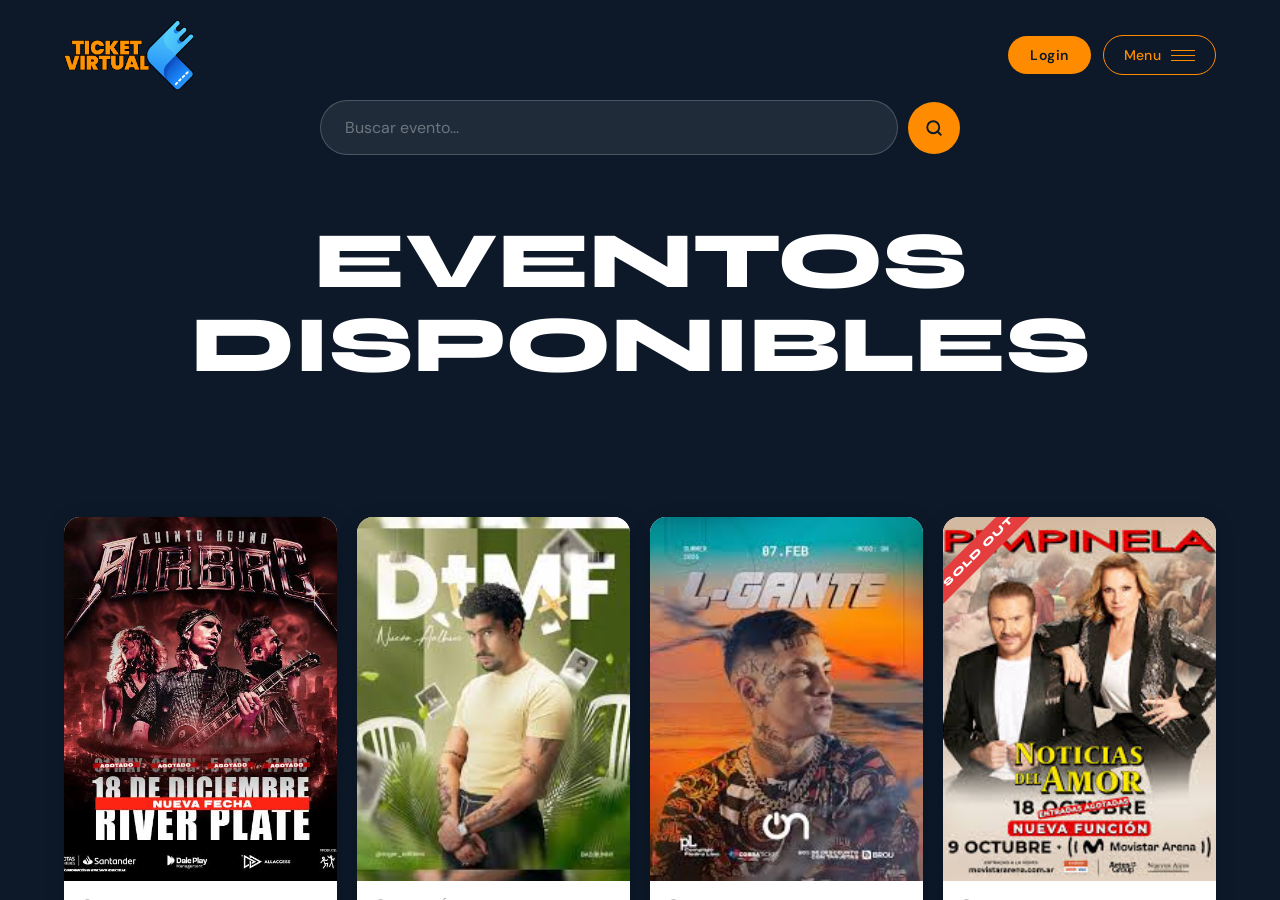
<file: pages/eventos.html>
﻿<!DOCTYPE html>
<html lang="es">
<head>
  <meta charset="UTF-8" />
  <meta name="viewport" content="width=device-width, initial-scale=1.0" />
  <title>Eventos | Ticket Virtual</title>
  <link rel="icon" type="image/png" href="/images/LOGO-COSO.png">
  <link rel="preconnect" href="https://fonts.googleapis.com">
  <link rel="preconnect" href="https://fonts.gstatic.com" crossorigin>
  <link href="https://fonts.googleapis.com/css2?family=Syne:wght@400;600;700;800&family=DM+Sans:wght@400;500;700&family=Poppins:wght@400;600;700;800;900&display=swap" rel="stylesheet">

  <link rel="stylesheet" href="../styles.css" />
</head>
<body class="eventos-page">

  <!-- PAGE LOADER -->
  <div id="page-loader">
    <img src="../images/LOGO png negro.png" class="loader-logo" alt="Ticket Virtual" />
    <div class="loader-spinner"></div>
  </div>

  <!-- NAVBAR -->
  <nav class="main-nav" id="main-nav">
    <div class="nav-bar">
      <a href="/" class="nav-logo">
        <img src="../images/LOGO png negro.png" alt="Ticket Virtual Logo" class="nav-logo-img"/>
      </a>

      <div class="nav-buttons-wrapper">
        <a href="login.html" class="nav-login-btn">Login</a>
        <a href="#" class="menu-nav-cta menu-nav-cta-light" id="menu-toggle">
          <div class="menu-cta-contents">
            <div class="menu-bt-text menu-bt-text-light">Menu</div>
            <div class="burger-wrapper">
              <span class="burger-line"></span>
              <span class="burger-line"></span>
              <span class="burger-line"></span>
            </div>
          </div>
        </a>
      </div>
    </div>
  </nav>

  <!-- MENU OVERLAY -->
  <div class="nav-overlay" id="nav-overlay">
    <div class="close-nav-btn" id="close-nav">
      <span class="close-line l1"></span>
      <span class="close-line l2"></span>
    </div>

    <div class="nav-open-links">
      <a href="../index.html" class="nav-open-link">
        <span class="nav-plus">+</span>
        <div class="nav-link-text">Inicio</div>
        <span class="nav-plus">+</span>
      </a>
      <a href="eventos.html" class="nav-open-link">
        <span class="nav-plus">+</span>
        <div class="nav-link-text">EVENTOS</div>
        <span class="nav-plus">+</span>
      </a>
      <a href="nosotros.html" class="nav-open-link">
        <span class="nav-plus">+</span>
        <div class="nav-link-text">Nosotros</div>
        <span class="nav-plus">+</span>
      </a>
      <a href="/pages/contacto.html" class="nav-open-link">
        <span class="nav-plus">+</span>
        <div class="nav-link-text">Contacto</div>
        <span class="nav-plus">+</span>
      </a>
    </div>
  </div>

  <!-- SMOOTH SCROLL WRAPPER -->
  <div class="smooth-wrapper" id="smooth-wrapper">
    <div class="smooth-content" id="smooth-content">

  <!-- CONTENIDO -->
  <main>
    <section class="eventos-section" navtype="light">
      <div class="eventos-header">
        <!-- Buscador -->
        <div class="eventos-search-wrapper">
          <div class="search-input-wrapper">
            <input
              type="text"
              id="eventos-search"
              class="eventos-search-input"
              placeholder="Buscar evento..."
              oninput="buscarConDelay(this.value); toggleClearBtn(this)"
            />
            <button class="search-clear-btn" id="search-clear-btn" type="button" onclick="clearSearch()">
              <svg width="14" height="14" viewBox="0 0 24 24" fill="none" stroke="currentColor" stroke-width="2.5" stroke-linecap="round" stroke-linejoin="round">
                <line x1="18" y1="6" x2="6" y2="18"/><line x1="6" y1="6" x2="18" y2="18"/>
              </svg>
            </button>
          </div>
          <button class="eventos-search-btn" onclick="buscarConDelay(document.getElementById('eventos-search').value)">
            <svg width="18" height="18" viewBox="0 0 24 24" fill="none" stroke="currentColor" stroke-width="2.5" stroke-linecap="round" stroke-linejoin="round">
              <circle cx="11" cy="11" r="8"/><line x1="21" y1="21" x2="16.65" y2="16.65"/>
            </svg>
          </button>
        </div>
        <h1 class="title-huge" style="text-align:center;">EVENTOS<br>DISPONIBLES</h1>
      </div>

      <!-- Loading overlay -->
      <div id="search-loading" class="search-loading" style="display:none;">
        <div class="search-loading-dots">
          <span></span><span></span><span></span>
        </div>
        <p class="search-loading-text">Buscando eventos...</p>
      </div>

      <div class="eventos-grid">

          <!-- AIRBAG -->
          <a href="evento.html?id=airbag" class="evento-card-v2">
            <div class="ec-flyer-wrap">
              <img src="../images/flyer-airbag.jpg" alt="Flyer AIRBAG" class="ec-flyer">
            </div>
            <div class="ec-body">
              <p class="ec-venue-label">
                <svg width="11" height="11" viewBox="0 0 24 24" fill="none" stroke="currentColor" stroke-width="2.5"><path d="M12 2C8.13 2 5 5.13 5 9c0 5.25 7 13 7 13s7-7.75 7-13c0-3.87-3.13-7-7-7z"/><circle cx="12" cy="9" r="2.5"/></svg>
                MOVISTAR ARENA — Bs.As.
              </p>
              <h3 class="ec-name">AIRBAG</h3>
              <div class="ec-meta">
                <div class="ec-date-block">
                  <span class="ec-day">15</span>
                  <div class="ec-month-year"><span>Jun</span><span>2025</span></div>
                </div>
                <div class="ec-divider"></div>
                <div class="ec-time-block">
                  <span class="ec-hour">21<sup>00</sup></span>
                  <span class="ec-hrs">hrs</span>
                </div>
              </div>
            </div>
          </a>

          <!-- BAD BUNNY -->
          <a href="evento.html?id=bad-bunny" class="evento-card-v2">
            <div class="ec-flyer-wrap">
              <img src="../images/flyer-badbunny.jpg" alt="Flyer BAD BUNNY" class="ec-flyer">
            </div>
            <div class="ec-body">
              <p class="ec-venue-label">
                <svg width="11" height="11" viewBox="0 0 24 24" fill="none" stroke="currentColor" stroke-width="2.5"><path d="M12 2C8.13 2 5 5.13 5 9c0 5.25 7 13 7 13s7-7.75 7-13c0-3.87-3.13-7-7-7z"/><circle cx="12" cy="9" r="2.5"/></svg>
                ESTADIO ÚNICO — La Plata
              </p>
              <h3 class="ec-name">BAD BUNNY</h3>
              <div class="ec-meta">
                <div class="ec-date-block">
                  <span class="ec-day">22</span>
                  <div class="ec-month-year"><span>Jul</span><span>2025</span></div>
                </div>
                <div class="ec-divider"></div>
                <div class="ec-time-block">
                  <span class="ec-hour">20<sup>00</sup></span>
                  <span class="ec-hrs">hrs</span>
                </div>
              </div>
            </div>
          </a>

          <!-- L-GANTE -->
          <a href="evento.html?id=lgante" class="evento-card-v2">
            <div class="ec-flyer-wrap">
              <img src="../images/flyer-lgante.jpg" alt="Flyer L-GANTE" class="ec-flyer">
            </div>
            <div class="ec-body">
              <p class="ec-venue-label">
                <svg width="11" height="11" viewBox="0 0 24 24" fill="none" stroke="currentColor" stroke-width="2.5"><path d="M12 2C8.13 2 5 5.13 5 9c0 5.25 7 13 7 13s7-7.75 7-13c0-3.87-3.13-7-7-7z"/><circle cx="12" cy="9" r="2.5"/></svg>
                TEATRO VORTERIX — Bs.As.
              </p>
              <h3 class="ec-name">L-GANTE</h3>
              <div class="ec-meta">
                <div class="ec-date-block">
                  <span class="ec-day">09</span>
                  <div class="ec-month-year"><span>Ago</span><span>2025</span></div>
                </div>
                <div class="ec-divider"></div>
                <div class="ec-time-block">
                  <span class="ec-hour">21<sup>30</sup></span>
                  <span class="ec-hrs">hrs</span>
                </div>
              </div>
            </div>
          </a>

          <!-- PIMPINELA — SOLD OUT -->
          <a href="evento.html?id=pimpinela" class="evento-card-v2">
            <div class="ec-flyer-wrap">
              <img src="../images/flyer-pimpinela.jpg" alt="Flyer PIMPINELA" class="ec-flyer">
              <div class="ec-sold-out">SOLD OUT</div>
            </div>
            <div class="ec-body">
              <p class="ec-venue-label">
                <svg width="11" height="11" viewBox="0 0 24 24" fill="none" stroke="currentColor" stroke-width="2.5"><path d="M12 2C8.13 2 5 5.13 5 9c0 5.25 7 13 7 13s7-7.75 7-13c0-3.87-3.13-7-7-7z"/><circle cx="12" cy="9" r="2.5"/></svg>
                LUNA PARK — Bs.As.
              </p>
              <h3 class="ec-name">PIMPINELA</h3>
              <div class="ec-meta">
                <div class="ec-date-block">
                  <span class="ec-day">20</span>
                  <div class="ec-month-year"><span>Sep</span><span>2025</span></div>
                </div>
                <div class="ec-divider"></div>
                <div class="ec-time-block">
                  <span class="ec-hour">21<sup>00</sup></span>
                  <span class="ec-hrs">hrs</span>
                </div>
              </div>
            </div>
          </a>

          <!-- DJ GAZPAR -->
          <a href="evento.html?id=dj-gazpar" class="evento-card-v2">
            <div class="ec-flyer-wrap">
              <img src="../images/flyer-djgazpar.jpg" alt="Flyer DJ GAZPAR" class="ec-flyer">
            </div>
            <div class="ec-body">
              <p class="ec-venue-label">
                <svg width="11" height="11" viewBox="0 0 24 24" fill="none" stroke="currentColor" stroke-width="2.5"><path d="M12 2C8.13 2 5 5.13 5 9c0 5.25 7 13 7 13s7-7.75 7-13c0-3.87-3.13-7-7-7z"/><circle cx="12" cy="9" r="2.5"/></svg>
                NICETO CLUB — Bs.As.
              </p>
              <h3 class="ec-name">DJ GAZPAR</h3>
              <div class="ec-meta">
                <div class="ec-date-block">
                  <span class="ec-day">11</span>
                  <div class="ec-month-year"><span>Oct</span><span>2025</span></div>
                </div>
                <div class="ec-divider"></div>
                <div class="ec-time-block">
                  <span class="ec-hour">00<sup>00</sup></span>
                  <span class="ec-hrs">hrs</span>
                </div>
              </div>
            </div>
          </a>

          <!-- EMILIA MERNES -->
          <a href="evento.html?id=emilia-mernes" class="evento-card-v2">
            <div class="ec-flyer-wrap">
              <img src="../images/flyer-emiliamernes.jpg" alt="Flyer EMILIA MERNES" class="ec-flyer">
            </div>
            <div class="ec-body">
              <p class="ec-venue-label">
                <svg width="11" height="11" viewBox="0 0 24 24" fill="none" stroke="currentColor" stroke-width="2.5"><path d="M12 2C8.13 2 5 5.13 5 9c0 5.25 7 13 7 13s7-7.75 7-13c0-3.87-3.13-7-7-7z"/><circle cx="12" cy="9" r="2.5"/></svg>
                MOVISTAR ARENA — Bs.As.
              </p>
              <h3 class="ec-name">EMILIA MERNES</h3>
              <div class="ec-meta">
                <div class="ec-date-block">
                  <span class="ec-day">14</span>
                  <div class="ec-month-year"><span>Nov</span><span>2025</span></div>
                </div>
                <div class="ec-divider"></div>
                <div class="ec-time-block">
                  <span class="ec-hour">21<sup>00</sup></span>
                  <span class="ec-hrs">hrs</span>
                </div>
              </div>
            </div>
          </a>

          <!-- DUKI -->
          <a href="evento.html?id=duki" class="evento-card-v2">
            <div class="ec-flyer-wrap">
              <img src="../images/flyer-duki.jpg" alt="Flyer DUKI" class="ec-flyer">
            </div>
            <div class="ec-body">
              <p class="ec-venue-label">
                <svg width="11" height="11" viewBox="0 0 24 24" fill="none" stroke="currentColor" stroke-width="2.5"><path d="M12 2C8.13 2 5 5.13 5 9c0 5.25 7 13 7 13s7-7.75 7-13c0-3.87-3.13-7-7-7z"/><circle cx="12" cy="9" r="2.5"/></svg>
                ESTADIO ÚNICO — La Plata
              </p>
              <h3 class="ec-name">DUKI</h3>
              <div class="ec-meta">
                <div class="ec-date-block">
                  <span class="ec-day">06</span>
                  <div class="ec-month-year"><span>Dic</span><span>2025</span></div>
                </div>
                <div class="ec-divider"></div>
                <div class="ec-time-block">
                  <span class="ec-hour">20<sup>00</sup></span>
                  <span class="ec-hrs">hrs</span>
                </div>
              </div>
            </div>
          </a>

      </div>
    </section>
  </main>

  <!-- ===================== FOOTER ===================== -->
  <section class="footer-section">
    <div class="footer-scroll-wrap">
      <footer class="footer-inner">
        <div class="footer-logo-wrapper">
          <h1 class="footer-big-logo-text">GRACIAS POR ELEGIRNOS</h1>
        </div>
        <div class="footer-linkedin-row">
          <div class="footer-divider"></div>
          <div class="footer-link-row">
            <a href="https://www.instagram.com/ticket_virtual/" target="_blank" class="footer-linkout">
              <span class="footer-link-text">Siguenos en nuestras redes</span>
              <span class="link-arrow">↗</span>
            </a>
          </div>
          <div class="footer-divider"></div>
        </div>
        <div class="footer-bottom">
          <span class="detail-small light">Todos los derechos reservados ©.</span>
          <a href="https://typeandspacepartnerships.com/" target="_blank" class="tsp-link">
            <span class="body-tiny light">SAN MIGUEL DE TUCUMAN</span>
            <span class="detail-small light">ARGENTINA</span>
          </a>
        </div>
      </footer>
    </div>
  </section>

    </div><!-- /smooth-content -->
  </div><!-- /smooth-wrapper -->

  <!-- Scroll to top -->
  <a href="#" class="scroll-top-btn" id="scroll-top-btn" aria-label="Volver arriba">↑</a>

  <!-- GSAP -->
  <script src="https://cdn.prod.website-files.com/gsap/3.14.2/gsap.min.js"></script>
  <script src="https://cdn.prod.website-files.com/gsap/3.14.2/ScrollTrigger.min.js"></script>
  <script src="https://cdn.prod.website-files.com/gsap/3.14.2/ScrollSmoother.min.js"></script>
  <script src="https://cdn.prod.website-files.com/gsap/3.14.2/SplitText.min.js"></script>
  <script src="https://cdn.prod.website-files.com/gsap/3.14.2/ScrambleTextPlugin.min.js"></script>
  <script src="../auth.js"></script>
  <script src="../main.js"></script>
  <script>
    var searchTimer = null;

    function toggleClearBtn(input) {
      const btn = document.getElementById('search-clear-btn');
      if (input.value.length > 0) {
        btn.classList.add('visible');
      } else {
        btn.classList.remove('visible');
      }
    }

    function clearSearch() {
      const input = document.getElementById('eventos-search');
      input.value = '';
      toggleClearBtn(input);
      buscarConDelay('');
      input.focus();
    }

    function buscarConDelay(query) {
      clearTimeout(searchTimer);

      const grid    = document.querySelector('.eventos-grid');
      const loading = document.getElementById('search-loading');

      /* si el campo está vacío, mostrar todo sin loading */
      if (!query.trim()) {
        loading.style.display = 'none';
        grid.style.visibility = 'visible';
        grid.style.opacity    = '1';
        filtrarEventos('');
        return;
      }

      /* mostrar loading, ocultar grid */
      grid.style.visibility = 'hidden';
      grid.style.opacity    = '0';
      loading.style.display = 'flex';

      searchTimer = setTimeout(function () {
        filtrarEventos(query);
        loading.style.display = 'none';
        grid.style.visibility = 'visible';
        grid.style.opacity    = '1';
      }, 1500);
    }

    function filtrarEventos(query) {
      const q = query.toLowerCase().trim();
      document.querySelectorAll('.eventos-grid .evento-card-v2').forEach(function(card) {
        const nombre = card.querySelector('.ec-name');
        const venue  = card.querySelector('.ec-venue-label');
        const texto  = ((nombre ? nombre.textContent : '') + ' ' + (venue ? venue.textContent : '')).toLowerCase();
        card.style.display = (!q || texto.includes(q)) ? '' : 'none';
      });
    }
  </script>
</body>
</html>
</file>
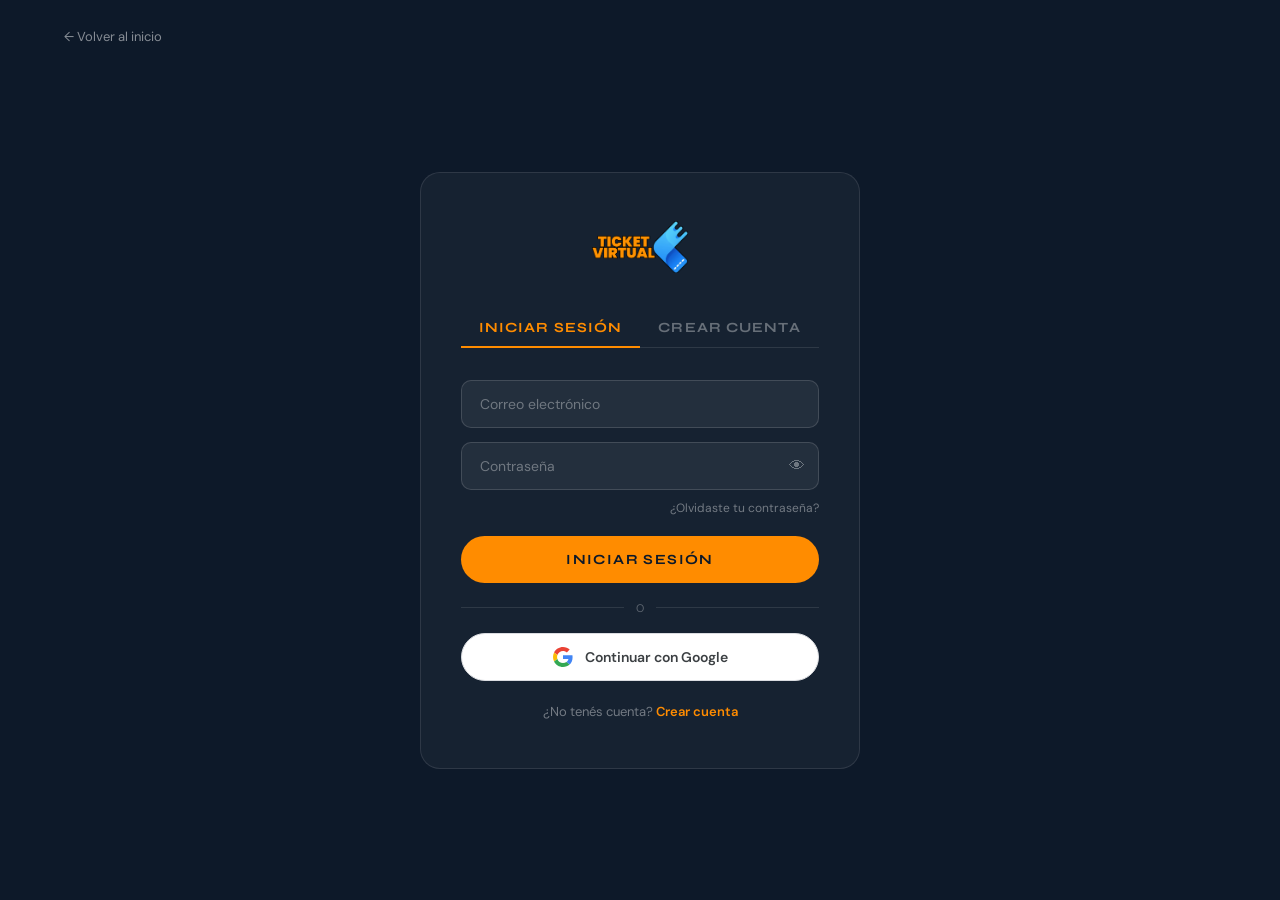
<file: pages/login.html>
<!DOCTYPE html>
<html lang="es">
<head>
  <meta charset="UTF-8" />
  <meta name="viewport" content="width=device-width, initial-scale=1.0" />
  <title>Login | Ticket Virtual</title>
  <link rel="icon" type="image/png" href="../images/LOGO-COSO.png">
  <link rel="preconnect" href="https://fonts.googleapis.com">
  <link rel="preconnect" href="https://fonts.gstatic.com" crossorigin>
  <link href="https://fonts.googleapis.com/css2?family=Syne:wght@400;600;700;800&family=DM+Sans:wght@400;500;700&display=swap" rel="stylesheet">
  <link rel="stylesheet" href="../styles.css" />
  <style>
    .auth-page {
      min-height: 100vh;
      display: flex;
      align-items: center;
      justify-content: center;
      padding: 100px 24px 60px;
      background: var(--dark);
    }

    .auth-card {
      background: rgba(255,255,255,0.04);
      border: 1px solid rgba(255,255,255,0.1);
      border-radius: 20px;
      padding: 48px 40px;
      width: 100%;
      max-width: 440px;
    }

    @media (max-width: 480px) {
      .auth-card { padding: 36px 24px; }
    }

    .auth-logo {
      display: flex;
      justify-content: center;
      margin-bottom: 36px;
    }
    .auth-logo img { height: 52px; width: auto; }

    .auth-tabs {
      display: flex;
      border-bottom: 1px solid rgba(255,255,255,0.1);
      margin-bottom: 32px;
    }
    .auth-tab {
      flex: 1;
      text-align: center;
      padding: 10px 0;
      font-family: var(--font-display);
      font-size: 14px;
      font-weight: 700;
      letter-spacing: 0.08em;
      text-transform: uppercase;
      color: rgba(255,255,255,0.35);
      cursor: pointer;
      border-bottom: 2px solid transparent;
      margin-bottom: -1px;
      transition: color 0.2s, border-color 0.2s;
      user-select: none;
    }
    .auth-tab.active {
      color: var(--green);
      border-bottom-color: var(--green);
    }

    .auth-form { display: none; flex-direction: column; gap: 14px; }
    .auth-form.active { display: flex; }

    .auth-field {
      width: 100%;
      background: rgba(255,255,255,0.06);
      border: 1px solid rgba(255,255,255,0.14);
      border-radius: 10px;
      padding: 14px 18px;
      color: var(--white);
      font-family: var(--font-body);
      font-size: 14px;
      outline: none;
      transition: border-color 0.25s, background 0.25s;
    }
    .auth-field::placeholder { color: rgba(255,255,255,0.35); }
    .auth-field:focus {
      border-color: var(--green);
      background: rgba(255,255,255,0.09);
    }

    .auth-submit {
      width: 100%;
      background: var(--green);
      color: var(--dark);
      border: none;
      border-radius: 40px;
      padding: 15px 24px;
      font-family: var(--font-display);
      font-size: 14px;
      font-weight: 700;
      letter-spacing: 0.1em;
      text-transform: uppercase;
      cursor: pointer;
      margin-top: 6px;
      transition: opacity 0.2s;
    }
    .auth-submit:hover { opacity: 0.85; }
    .auth-submit:disabled { opacity: 0.5; cursor: default; }

    .auth-divider {
      display: flex;
      align-items: center;
      gap: 12px;
      margin: 4px 0;
    }
    .auth-divider-line {
      flex: 1;
      height: 1px;
      background: rgba(255,255,255,0.1);
    }
    .auth-divider-text {
      font-size: 11px;
      color: rgba(255,255,255,0.3);
      letter-spacing: 0.06em;
      text-transform: uppercase;
    }

    .auth-forgot {
      text-align: right;
      font-size: 12px;
      color: rgba(255,255,255,0.4);
      cursor: pointer;
      transition: color 0.2s;
      margin-top: -4px;
    }
    .auth-forgot:hover { color: var(--green); }

    .auth-switch {
      text-align: center;
      font-size: 13px;
      color: rgba(255,255,255,0.4);
      margin-top: 8px;
    }
    .auth-switch span {
      color: var(--green);
      cursor: pointer;
      font-weight: 600;
    }
    .auth-switch span:hover { opacity: 0.8; }

    .auth-back {
      display: flex;
      align-items: center;
      gap: 8px;
      position: fixed;
      top: 28px;
      left: clamp(24px, 5vw, 80px);
      color: rgba(255,255,255,0.5);
      font-family: var(--font-body);
      font-size: 13px;
      transition: color 0.2s;
      z-index: 10;
      text-decoration: none;
    }
    .auth-back:hover { color: var(--white); }

    .auth-msg {
      font-size: 13px;
      text-align: center;
      padding: 10px 16px;
      border-radius: 8px;
      display: none;
    }
    .auth-msg.success {
      background: rgba(255,140,0,0.12);
      color: var(--green);
      border: 1px solid rgba(255,140,0,0.3);
      display: block;
    }
    .auth-msg.error {
      background: rgba(220,50,50,0.1);
      color: #ff6b6b;
      border: 1px solid rgba(220,50,50,0.25);
      display: block;
    }

    .password-wrapper { position: relative; }
    .password-wrapper .auth-field { padding-right: 46px; }
    .toggle-pass {
      position: absolute;
      right: 14px;
      top: 50%;
      transform: translateY(-50%);
      cursor: pointer;
      color: rgba(255,255,255,0.35);
      transition: color 0.2s;
      font-size: 16px;
      background: none;
      border: none;
      padding: 0;
      line-height: 1;
    }
    .toggle-pass:hover { color: rgba(255,255,255,0.7); }

    .google-btn {
      width: 100%;
      display: flex;
      align-items: center;
      justify-content: center;
      gap: 12px;
      background: #fff;
      color: #3c4043;
      border: 1px solid #dadce0;
      border-radius: 40px;
      padding: 13px 24px;
      font-family: 'DM Sans', sans-serif;
      font-size: 14px;
      font-weight: 600;
      cursor: pointer;
      transition: box-shadow 0.2s, background 0.2s;
    }
    .google-btn:hover {
      box-shadow: 0 2px 12px rgba(0,0,0,0.25);
      background: #f8f8f8;
    }
    .google-btn svg { flex-shrink: 0; }
  </style>
</head>
<body class="body">

  <!-- PAGE LOADER -->
  <div id="page-loader">
    <img src="../images/LOGO png negro.png" class="loader-logo" alt="Ticket Virtual" />
    <div class="loader-spinner"></div>
  </div>
  <script>
    setTimeout(function() {
      var l = document.getElementById('page-loader');
      if (l) { l.classList.add('hidden'); setTimeout(function() { l.remove(); }, 500); }
    }, 1000);
  </script>

  <a href="../index.html" class="auth-back">← Volver al inicio</a>

  <div class="auth-page">
    <div class="auth-card">

      <div class="auth-logo">
        <img src="../images/LOGO png negro.png" alt="Ticket Virtual" />
      </div>

      <!-- Tabs -->
      <div class="auth-tabs">
        <div class="auth-tab active" id="tab-login" onclick="switchTab('login')">Iniciar sesión</div>
        <div class="auth-tab" id="tab-register" onclick="switchTab('register')">Crear cuenta</div>
      </div>

      <!-- LOGIN FORM -->
      <form class="auth-form active" id="form-login" onsubmit="handleLogin(event)">
        <div id="msg-login" class="auth-msg"></div>

        <input type="email" class="auth-field" id="login-email" placeholder="Correo electrónico" required />

        <div class="password-wrapper">
          <input type="password" class="auth-field" id="login-pass" placeholder="Contraseña" required />
          <button type="button" class="toggle-pass" onclick="togglePass('login-pass', this)">👁</button>
        </div>

        <div class="auth-forgot" onclick="showForgot()">¿Olvidaste tu contraseña?</div>

        <button type="submit" class="auth-submit" id="btn-login">Iniciar sesión</button>

        <div class="auth-divider">
          <div class="auth-divider-line"></div>
          <div class="auth-divider-text">o</div>
          <div class="auth-divider-line"></div>
        </div>

        <button type="button" class="google-btn" onclick="loginConGoogle()">
          <svg width="20" height="20" viewBox="0 0 48 48"><path fill="#EA4335" d="M24 9.5c3.54 0 6.71 1.22 9.21 3.6l6.85-6.85C35.9 2.38 30.47 0 24 0 14.62 0 6.51 5.33 2.56 13.22l7.98 6.19C12.43 13.72 17.74 9.5 24 9.5z"/><path fill="#4285F4" d="M46.98 24.55c0-1.57-.15-3.09-.38-4.55H24v9.02h12.94c-.58 2.96-2.26 5.48-4.78 7.18l7.73 6c4.51-4.18 7.09-10.36 7.09-17.65z"/><path fill="#FBBC05" d="M10.53 28.59c-.48-1.45-.76-2.99-.76-4.59s.27-3.14.76-4.59l-7.98-6.19C.92 16.46 0 20.12 0 24c0 3.88.92 7.54 2.56 10.78l7.97-6.19z"/><path fill="#34A853" d="M24 48c6.48 0 11.93-2.13 15.89-5.81l-7.73-6c-2.18 1.48-4.97 2.31-8.16 2.31-6.26 0-11.57-4.22-13.47-9.91l-7.98 6.19C6.51 42.67 14.62 48 24 48z"/><path fill="none" d="M0 0h48v48H0z"/></svg>
          Continuar con Google
        </button>

        <div class="auth-switch">¿No tenés cuenta? <span onclick="switchTab('register')">Crear cuenta</span></div>
      </form>

      <!-- REGISTER FORM -->
      <form class="auth-form" id="form-register" onsubmit="handleRegister(event)">
        <div id="msg-register" class="auth-msg"></div>

        <input type="text" class="auth-field" id="reg-name" placeholder="Nombre completo" required />
        <input type="email" class="auth-field" id="reg-email" placeholder="Correo electrónico" required />

        <div class="password-wrapper">
          <input type="password" class="auth-field" id="reg-pass" placeholder="Contraseña" required minlength="6" />
          <button type="button" class="toggle-pass" onclick="togglePass('reg-pass', this)">👁</button>
        </div>

        <div class="password-wrapper">
          <input type="password" class="auth-field" id="reg-pass2" placeholder="Repetir contraseña" required />
          <button type="button" class="toggle-pass" onclick="togglePass('reg-pass2', this)">👁</button>
        </div>

        <button type="submit" class="auth-submit" id="btn-register">Crear cuenta</button>

        <div class="auth-divider">
          <div class="auth-divider-line"></div>
          <div class="auth-divider-text">o</div>
          <div class="auth-divider-line"></div>
        </div>

        <button type="button" class="google-btn" onclick="loginConGoogle()">
          <svg width="20" height="20" viewBox="0 0 48 48"><path fill="#EA4335" d="M24 9.5c3.54 0 6.71 1.22 9.21 3.6l6.85-6.85C35.9 2.38 30.47 0 24 0 14.62 0 6.51 5.33 2.56 13.22l7.98 6.19C12.43 13.72 17.74 9.5 24 9.5z"/><path fill="#4285F4" d="M46.98 24.55c0-1.57-.15-3.09-.38-4.55H24v9.02h12.94c-.58 2.96-2.26 5.48-4.78 7.18l7.73 6c4.51-4.18 7.09-10.36 7.09-17.65z"/><path fill="#FBBC05" d="M10.53 28.59c-.48-1.45-.76-2.99-.76-4.59s.27-3.14.76-4.59l-7.98-6.19C.92 16.46 0 20.12 0 24c0 3.88.92 7.54 2.56 10.78l7.97-6.19z"/><path fill="#34A853" d="M24 48c6.48 0 11.93-2.13 15.89-5.81l-7.73-6c-2.18 1.48-4.97 2.31-8.16 2.31-6.26 0-11.57-4.22-13.47-9.91l-7.98 6.19C6.51 42.67 14.62 48 24 48z"/><path fill="none" d="M0 0h48v48H0z"/></svg>
          Continuar con Google
        </button>

        <div class="auth-switch">¿Ya tenés cuenta? <span onclick="switchTab('login')">Iniciar sesión</span></div>
      </form>

    </div>
  </div>

  <!-- Google Identity Services -->
  <script src="https://accounts.google.com/gsi/client" async defer></script>

  <script>
    /* ── Reemplazá esto con tu Client ID de Google Cloud Console ── */
    const GOOGLE_CLIENT_ID = 'TU_CLIENT_ID_AQUI.apps.googleusercontent.com';

    const STORAGE_KEY = 'tv_users';

    /* ── Seed: carga users.json en localStorage la primera vez ── */
    async function seedUsers() {
      if (localStorage.getItem(STORAGE_KEY)) return;
      try {
        const res = await fetch('../data/users.json');
        const users = await res.json();
        localStorage.setItem(STORAGE_KEY, JSON.stringify(users));
      } catch {
        localStorage.setItem(STORAGE_KEY, JSON.stringify([]));
      }
    }

    function getUsers() {
      return JSON.parse(localStorage.getItem(STORAGE_KEY) || '[]');
    }

    function saveUsers(users) {
      localStorage.setItem(STORAGE_KEY, JSON.stringify(users));
    }

    /* ── UI helpers ── */
    function switchTab(tab) {
      document.getElementById('tab-login').classList.toggle('active', tab === 'login');
      document.getElementById('tab-register').classList.toggle('active', tab === 'register');
      document.getElementById('form-login').classList.toggle('active', tab === 'login');
      document.getElementById('form-register').classList.toggle('active', tab === 'register');
      document.getElementById('msg-login').className = 'auth-msg';
      document.getElementById('msg-register').className = 'auth-msg';
    }

    function togglePass(fieldId, btn) {
      const field = document.getElementById(fieldId);
      field.type = field.type === 'password' ? 'text' : 'password';
      btn.textContent = field.type === 'password' ? '👁' : '🙈';
    }

    function showMsg(id, text, type) {
      const el = document.getElementById(id);
      el.textContent = text;
      el.className = 'auth-msg ' + type;
    }

    /* ── Login ── */
    function handleLogin(e) {
      e.preventDefault();
      const email = document.getElementById('login-email').value.trim().toLowerCase();
      const pass  = document.getElementById('login-pass').value;
      const users = getUsers();
      const user  = users.find(u => u.email.toLowerCase() === email && u.password === pass);

      if (!user) {
        showMsg('msg-login', 'Correo o contraseña incorrectos.', 'error');
        return;
      }

      const btn = document.getElementById('btn-login');
      btn.disabled = true;
      btn.textContent = 'Ingresando...';

      /* guardar sesión y redirigir al index */
      localStorage.setItem('tv_session', JSON.stringify({ name: user.name, email: user.email }));
      setTimeout(() => { window.location.href = '../index.html'; }, 800);
    }

    /* ── Registro ── */
    function handleRegister(e) {
      e.preventDefault();
      const name  = document.getElementById('reg-name').value.trim();
      const email = document.getElementById('reg-email').value.trim().toLowerCase();
      const pass  = document.getElementById('reg-pass').value;
      const pass2 = document.getElementById('reg-pass2').value;

      if (pass !== pass2) {
        showMsg('msg-register', 'Las contraseñas no coinciden.', 'error');
        return;
      }

      const users = getUsers();
      if (users.find(u => u.email.toLowerCase() === email)) {
        showMsg('msg-register', 'Ya existe una cuenta con ese correo.', 'error');
        return;
      }

      users.push({ name, email, password: pass });
      saveUsers(users);

      const btn = document.getElementById('btn-register');
      btn.disabled = true;
      btn.textContent = 'Creando cuenta...';
      setTimeout(() => {
        showMsg('msg-register', '✓ Cuenta creada. Ya podés iniciar sesión.', 'success');
        btn.disabled = false;
        btn.textContent = 'Crear cuenta';
        document.getElementById('form-register').reset();
        setTimeout(() => switchTab('login'), 2000);
      }, 800);
    }

    function showForgot() {
      showMsg('msg-login', 'Funcionalidad de recuperación próximamente.', 'success');
    }

    /* ── Google Login ── */
    function loginConGoogle() {
      if (typeof google === 'undefined' || !google.accounts) {
        alert('Google aún no cargó. Intentá de nuevo en un segundo.');
        return;
      }
      google.accounts.id.initialize({
        client_id: GOOGLE_CLIENT_ID,
        callback: onGoogleCredential,
        ux_mode: 'popup'
      });
      google.accounts.id.prompt();
    }

    function onGoogleCredential(response) {
      /* Decodificar el JWT que devuelve Google (sin verificar firma — solo frontend) */
      const payload = JSON.parse(atob(response.credential.split('.')[1]));
      const name  = payload.name;
      const email = payload.email;

      /* Registrar automáticamente si no existe */
      const users = getUsers();
      if (!users.find(u => u.email.toLowerCase() === email.toLowerCase())) {
        users.push({ name, email, password: null, provider: 'google' });
        saveUsers(users);
      }

      /* Iniciar sesión y redirigir */
      localStorage.setItem('tv_session', JSON.stringify({ name, email }));
      window.location.href = '../index.html';
    }

    seedUsers();
  </script>
</body>
</html>
</file>
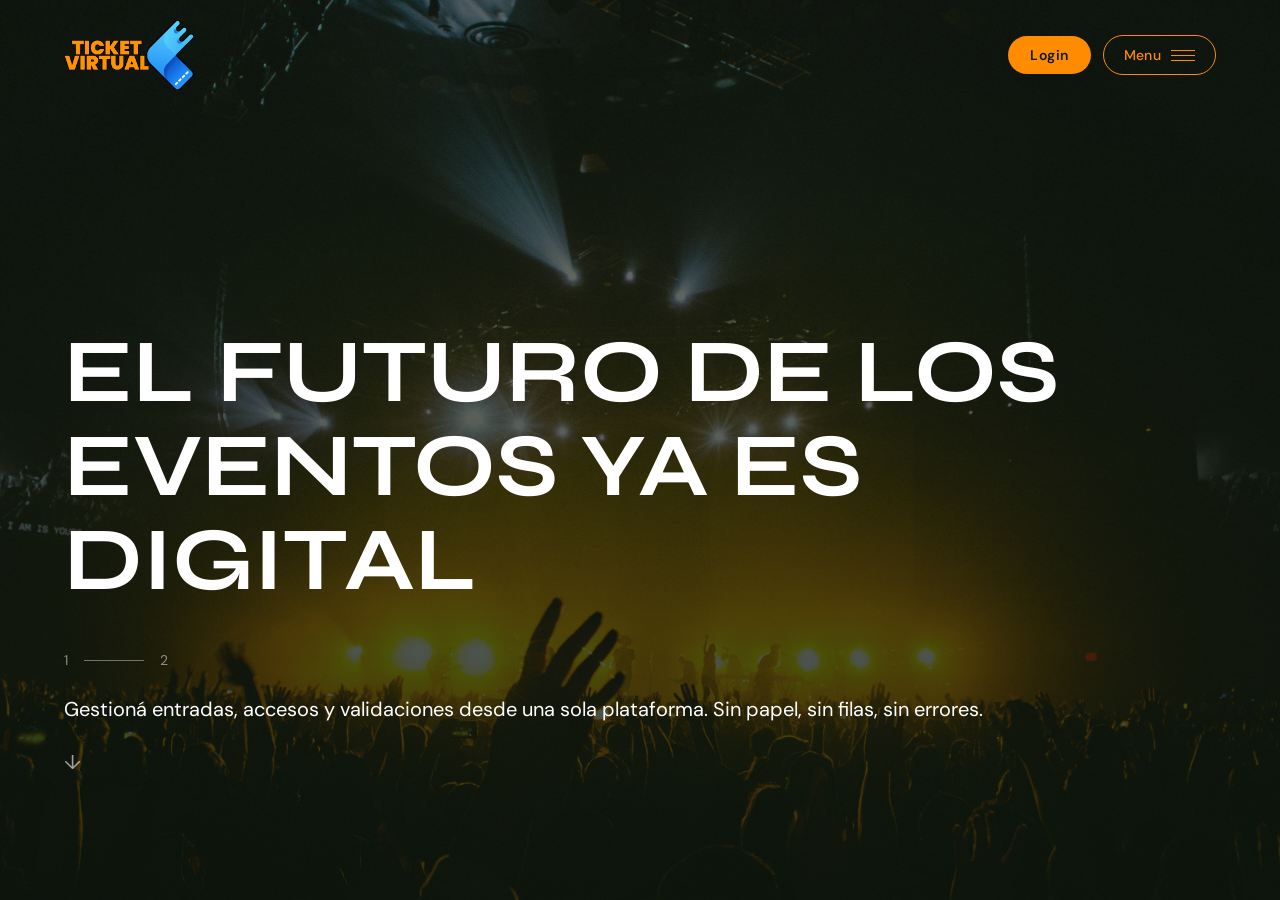
<file: pages/nosotros.html>
<!DOCTYPE html>
<html lang="es">
<head>
  <meta charset="UTF-8"/>
  <meta name="viewport" content="width=device-width, initial-scale=1.0"/>
  <title>Nosotros | Ticket Virtual</title>
  <link rel="icon" type="image/png" href="../images/LOGO-COSO.png">
  <link rel="preconnect" href="https://fonts.googleapis.com"/>
  <link rel="preconnect" href="https://fonts.gstatic.com" crossorigin/>
  <link href="https://fonts.googleapis.com/css2?family=Syne:wght@400;600;700;800&family=DM+Sans:wght@300;400;500;600&display=swap" rel="stylesheet"/>
  <link rel="stylesheet" href="../styles.css"/>
</head>
<body class="body">

  <!-- PAGE LOADER -->
  <div id="page-loader">
    <img src="../images/LOGO png negro.png" class="loader-logo" alt="Ticket Virtual" />
    <div class="loader-spinner"></div>
  </div>

  <!-- ===================== NAV ===================== -->
  <nav class="main-nav" id="main-nav">
    <div class="nav-bar">
      <a href="/" class="nav-logo">
        <img src="../images/LOGO png negro.png" alt="Ticket Virtual Logo" class="nav-logo-img"/>
      </a>
      <div class="nav-buttons-wrapper">
        <a href="login.html" class="nav-login-btn">Login</a>
        <div class="menu-button">
          <a href="#" class="menu-nav-cta menu-nav-cta-light" id="menu-toggle">
            <div class="menu-cta-contents">
              <div class="menu-bt-text menu-bt-text-light">Menu</div>
              <div class="burger-wrapper">
                <span class="burger-line"></span>
                <span class="burger-line"></span>
                <span class="burger-line"></span>
              </div>
            </div>
          </a>
        </div>
      </div>
    </div>

    <div class="nav-overlay" id="nav-overlay">
      <a href="#" class="close-nav-btn" id="close-nav">
        <span class="close-line l1"></span>
        <span class="close-line l2"></span>
      </a>
      <div class="nav-open-links">
        <a href="../index.html" class="nav-open-link">
          <span class="nav-plus">+</span>
          <div class="nav-link-text">Inicio</div>
          <span class="nav-plus">+</span>
        </a>
        <a href="eventos.html" class="nav-open-link">
          <span class="nav-plus">+</span>
          <div class="nav-link-text">EVENTOS</div>
          <span class="nav-plus">+</span>
        </a>
        <a href="nosotros.html" class="nav-open-link active">
          <span class="nav-plus">+</span>
          <div class="nav-link-text">Sumate</div>
          <span class="nav-plus">+</span>
        </a>
        <a href="contacto.html" class="nav-open-link">
          <span class="nav-plus">+</span>
          <div class="nav-link-text">Contacto</div>
          <span class="nav-plus">+</span>
        </a>
      </div>
    </div>
  </nav>

  <!-- ===================== SMOOTH SCROLL WRAPPER ===================== -->
  <div class="smooth-wrapper" id="smooth-wrapper">
    <div class="smooth-content" id="smooth-content">

      <!-- ===================== THE PROBLEM P1 ===================== -->
      <section navtype="light" class="problem-p1-section">
        <div class="sticky-fullheight">
          <div class="problem-bg-image">
            <img src="../images/nainoa-shizuru-NcdG9mK3PBY-unsplash.jpg" class="problem-bg-img" alt=""/>
            <div class="problem-grid-wrapper">
              <div class="sidenote-rotated">
                <span class="detail-small-rotated white">THE PROBLEM</span>
              </div>
              <h2 class="expressive-big white">
                <span>EL FUTURO DE LOS EVENTOS YA ES DIGITAL</span>
              </h2>
              <div class="progress-element">
                <div class="progress-wrapper">
                  <span class="detail-large white">1</span>
                  <div class="progress-line-wrapper"><div class="progress-line"></div></div>
                  <span class="detail-large white">2</span>
                </div>
              </div>
              <div class="problem-body white">
                <p class="body-large white">Gestioná entradas, accesos y validaciones desde una sola plataforma.
Sin papel, sin filas, sin errores.</p>
              </div>
              <div class="down-arrow white">↓</div>
            </div>
          </div>
        </div>
      </section>

      <!-- ===================== THE PROBLEM P2 ===================== -->
      <section navtype="dark" class="problem-p2-section">
        <div class="problem-pt2-wrapper">
          <div class="background-colour-light">
            <div class="half-half">
              <div class="problem-pt2-text">
                <div class="detail-small dark">¿Cómo funciona?</div>
                <h2 class="title-small dark bottom-margin">Sacá tu entrada en segundos.</h2>
                <ol class="steps-list">
                  <li class="step-item">
                    <span class="step-num">01</span>
                    <div class="step-content">
                      <strong class="step-title">Comprá tu entrada</strong>
                      <p class="step-desc">Elegí el evento y pagá online en segundos.</p>
                    </div>
                  </li>
                  <li class="step-item">
                    <span class="step-num">02</span>
                    <div class="step-content">
                      <strong class="step-title">Recibí tu QR</strong>
                      <p class="step-desc">Te llega automáticamente por WhatsApp o email.</p>
                    </div>
                  </li>
                  <li class="step-item">
                    <span class="step-num">03</span>
                    <div class="step-content">
                      <strong class="step-title">Mostralo al ingresar</strong>
                      <p class="step-desc">Escanean tu código y entrás sin filas.</p>
                    </div>
                  </li>
                </ol>
                <div class="progress-element dark">
                  <div class="progress-wrapper">
                    <span class="detail-large dark">2</span>
                    <div class="progress-line-wrapper"><div class="progress-line dark"></div></div>
                    <span class="detail-large dark">2</span>
                  </div>
                </div>
              </div>
              <div class="car-wrapper">
                <img src="../images/imgticketsunplash.jpg" alt="Tickets" class="car-image"/>
              </div>
            </div>
          </div>
        </div>
      </section>

      <!-- ===================== CLIMATE / STATS ===================== -->
      <section id="sustainability" navtype="light" class="climate-section">
        <div class="climate-content-wrapper">
          <div class="title-sub-sbys">
            <h2 class="title-medium light">Una mejor forma de entrar a eventos</h2>
            <div class="sub-content">
              <p class="body-large light">Rápido, seguro y sin complicaciones.</p>
              <a href="/technology" class="tertiary-cta light">La tecnología llegó para quedarse</a>
            </div>
          </div>
          <div class="stats-cards-wrapper">
            <div class="stat-card glass-card">
              <h3 class="callout-large light">⚡ Ingreso más rápido</h3>
              <div class="stat-figure">
                <span class="complement light">[+]</span>
                <span class="figure-big">98<span class="symbol">%</span></span>
              </div>
              <div class="stat-bottom">
                <div class="stat-divider"></div>
                <p class="body-small light">Hasta 3x más rápido que entradas tradicionales. Sin filas largas ni demoras</p>
              </div>
            </div>
            <div class="stat-card glass-card">
              <h3 class="callout-large light">🔒 Seguridad total</h3>
              <div class="stat-figure">
                <span class="complement light">[+]</span>
                <span class="figure-big">100<span class="symbol">%</span></span>
              </div>
              <div class="stat-bottom">
                <div class="stat-divider"></div>
                <p class="body-small light">Entradas verificadas con QR único. Evitá duplicados y falsificaciones</p>
              </div>
            </div>
            <div class="stat-card glass-card">
              <h3 class="callout-large light">📲 Acceso digital</h3>
              <div class="stat-figure">
                <span class="complement light">&gt;</span>
                <span class="figure-big">100<span class="symbol">%</span></span>
              </div>
              <div class="stat-bottom">
                <div class="stat-divider"></div>
                <p class="body-small light">Sin papel, todo desde tu celular. Tu entrada siempre disponible</p>
              </div>
            </div>
            <div class="stat-card glass-card">
              <h3 class="callout-large light">🎟️ Compra en segundos</h3>
              <div class="stat-figure">
                <span class="complement light">[+]</span>
                <span class="figure-big">100<span class="symbol">%</span></span>
              </div>
              <div class="stat-bottom">
                <div class="stat-divider"></div>
                <p class="body-small light">Pagás online y recibís tu entrada al instante. Sin intermediarios ni vueltas</p>
              </div>
            </div>
          </div>
          <div class="down-arrow-center light">↓</div>
          <div class="climate-bg-image"></div>
        </div>
      </section>

      <!-- ===================== FOOTER ===================== -->
      <section navtype="light" class="footer-section">
        <div class="footer-scroll-wrap">
          <footer class="footer-inner">
            <div class="footer-logo-wrapper">
              <h1 class="footer-big-logo-text">GRACIAS POR ELEGIRNOS</h1>
            </div>
            <div class="footer-linkedin-row">
              <div class="footer-divider"></div>
              <div class="footer-link-row">
                <a href="https://www.instagram.com/ticket_virtual/" target="_blank" class="footer-linkout">
                  <span class="footer-link-text">Siguenos en nuestras redes</span>
                  <span class="link-arrow">↗</span>
                </a>
              </div>
              <div class="footer-divider"></div>
            </div>
            <div class="footer-bottom">
              <span class="detail-small light">Todos los derechos reservados ©.</span>
              <a href="https://typeandspacepartnerships.com/" target="_blank" class="tsp-link">
                <span class="body-tiny light">SAN MIGUEL DE TUCUMAN</span>
                <span class="detail-small light">ARGENTINA</span>
              </a>
            </div>
          </footer>
        </div>
      </section>

    </div><!-- /smooth-content -->
  </div><!-- /smooth-wrapper -->

  <!-- Scroll to top -->
  <a href="#" class="scroll-top-btn" id="scroll-top-btn" aria-label="Volver arriba">↑</a>

  <!-- ===================== SCRIPTS ===================== -->
  <script src="https://cdn.prod.website-files.com/gsap/3.14.2/gsap.min.js"></script>
  <script src="https://cdn.prod.website-files.com/gsap/3.14.2/ScrollTrigger.min.js"></script>
  <script src="https://cdn.prod.website-files.com/gsap/3.14.2/ScrollSmoother.min.js"></script>
  <script src="https://cdn.prod.website-files.com/gsap/3.14.2/SplitText.min.js"></script>
  <script src="https://cdn.prod.website-files.com/gsap/3.14.2/ScrambleTextPlugin.min.js"></script>
  <script>
    gsap.registerPlugin(ScrollTrigger, ScrollSmoother, SplitText, ScrambleTextPlugin);
  </script>
  <script src="../auth.js"></script>
  <script src="../main.js"></script>
</body>
</html>
</file>
<file: styles.css>
﻿/* ============================================================
   TICKET VIRTUAL — styles.css
   Design system: dark navy bg (#0d1929), orange accent (#FF8C00),
   light blue bg (#e6edf5), clean sans-serif typography
   ============================================================ */

/* ---- RESET & ROOT VARIABLES ---- */
*, *::before, *::after { box-sizing: border-box; margin: 0; padding: 0; }

:root {
  --dark: #0d1929;         /* Main dark background */
  --dark-2: #112236;
  --green: #FF8C00;        /* Orange accent */
  --green-dim: #E67600;
  --light-sage: #e6edf5;   /* Light section bg */
  --white: #ffffff;
  --off-white: #eef4fc;
  --text-dark: #0d1525;
  --text-muted: rgba(255,255,255,0.5);

  /* Typography */
  --font-display: 'Syne', sans-serif;
  --font-body: 'DM Sans', sans-serif;

  /* Spacing */
  --pad-h: clamp(24px, 5vw, 80px);
  --pad-v: clamp(60px, 8vw, 120px);
}

html { scroll-behavior: smooth; }

body {
  font-family: var(--font-body);
  background: var(--dark);
  color: var(--white);
  overflow-x: hidden;
}

a { text-decoration: none; color: inherit; }
img { max-width: 100%; display: block; }

/* ============================================================
   PAGE LOADER
   ============================================================ */
#page-loader {
  position: fixed;
  inset: 0;
  background: var(--dark);
  z-index: 9999;
  display: flex;
  flex-direction: column;
  align-items: center;
  justify-content: center;
  gap: 36px;
  transition: opacity 0.5s ease;
}
#page-loader.hidden {
  opacity: 0;
  pointer-events: none;
}
.loader-logo {
  width: 180px;
}
.loader-spinner {
  width: 48px;
  height: 48px;
  border: 3px solid rgba(255, 255, 255, 0.1);
  border-top-color: var(--green);
  border-radius: 50%;
  animation: loader-spin 0.8s linear infinite;
}
@keyframes loader-spin {
  to { transform: rotate(360deg); }
}

/* ============================================================
   NAVIGATION
   ============================================================ */
.main-nav {
  position: fixed;
  top: 0; left: 0; right: 0;
  z-index: 100;
  pointer-events: auto;
}

.nav-bar {
  display: flex;
  align-items: center;
  justify-content: space-between;
  padding: 20px var(--pad-h);
}

/* Logo color changes based on section */
.nav-logo { color: var(--white); transition: color 0.3s; }
.main-nav.is-dark .nav-logo { color: var(--dark); }
.nav-logo-img { height: 70px; width: auto; display: block; }

.nav-buttons-wrapper {
  display: flex;
  align-items: center;
  gap: 12px;
}

/* User wrapper (login btn + dropdown) */
.nav-user-wrapper {
  position: relative;
}

.nav-user-dropdown {
  display: none;
  position: absolute;
  top: calc(100% + 10px);
  right: 0;
  background: #112236;
  border: 1px solid rgba(255,255,255,0.1);
  border-radius: 12px;
  padding: 18px;
  min-width: 280px;
  z-index: 300;
  flex-direction: column;
  gap: 10px;
}
.nav-user-dropdown.open { display: flex; }

.nav-user-info {
  font-family: var(--font-body);
  font-size: 13px;
  color: rgba(255,255,255,0.7);
  padding: 4px 8px 10px;
  border-bottom: 1px solid rgba(255,255,255,0.08);
  line-height: 1.5;
}
.nav-user-info small { color: rgba(255,255,255,0.4); font-size: 11px; }

.nav-dropdown-item {
  display: block;
  padding: 10px 12px;
  font-family: var(--font-body);
  font-size: 13px;
  font-weight: 500;
  color: rgba(255,255,255,0.7);
  border-radius: 8px;
  transition: background 0.2s, color 0.2s;
}
.nav-dropdown-item:hover {
  background: rgba(255,255,255,0.06);
  color: var(--white);
}

.nav-logout-btn {
  width: 100%;
  background: rgba(255,255,255,0.06);
  border: 1px solid rgba(255,255,255,0.1);
  border-radius: 8px;
  color: #ff6b6b;
  font-family: var(--font-body);
  font-size: 13px;
  font-weight: 600;
  padding: 10px 12px;
  cursor: pointer;
  text-align: left;
  transition: background 0.2s;
}
.nav-logout-btn:hover { background: rgba(255,80,80,0.12); }

/* Login button */
.nav-login-btn {
  display: flex;
  align-items: center;
  border-radius: 40px;
  padding: 10px 22px;
  font-family: var(--font-body);
  font-size: 14px;
  font-weight: 600;
  letter-spacing: 0.04em;
  color: var(--dark);
  background: var(--green);
  transition: opacity 0.2s;
  white-space: nowrap;
}
.nav-login-btn:hover { opacity: 0.85; }
.nav-chevron {
  width: 10px;
  height: 6px;
  margin-left: 7px;
  flex-shrink: 0;
  transition: transform 0.2s ease;
}
.nav-login-btn.open .nav-chevron { transform: rotate(180deg); }

/* Menu button pill */
.menu-nav-cta {
  display: flex;
  align-items: center;
  border-radius: 40px;
  padding: 10px 20px;
  gap: 12px;
  cursor: pointer;
  transition: all 0.3s;
}
.menu-nav-cta-light {
  border: 1px solid var(--green);
  color: var(--green);
}
.menu-nav-cta-dark {
  border: 1px solid #1a1a1a;
  color: #1a1a1a;
}
.menu-nav-cta:hover { background: rgba(255,255,255,0.08); }

.menu-cta-contents {
  display: flex;
  align-items: center;
  gap: 10px;
}

.menu-bt-text {
  font-family: var(--font-body);
  font-size: 14px;
  font-weight: 500;
  letter-spacing: 0.02em;
}
.menu-bt-text-light { color: var(--green); }
.menu-bt-text-dark { color: #1a1a1a; }

.burger-wrapper {
  display: flex;
  flex-direction: column;
  gap: 4px;
  width: 24px;
}
.burger-line {
  display: block;
  width: 100%;
  height: 1px;
  background: currentColor;
  transition: all 0.3s;
}

/* Contact CTA pill */
.primary-cta-nav {
  display: flex;
  align-items: center;
  border-radius: 40px;
  transition: all 0.3s;
  overflow: hidden;
}
.primary-nav-light {
  background: rgba(255,255,255,0.95);
  color: var(--dark);
}
.primary-nav-dark {
  background: var(--dark);
  color: var(--white);
}
.primary-cta-nav:hover { transform: scale(1.02); }

.cta-contents {
  display: flex;
  align-items: center;
  gap: 0;
}
.cta-text-wrapper {
  padding: 10px 20px;
}
.ctatext {
  font-family: var(--font-body);
  font-size: 14px;
  font-weight: 500;
}
.nav-ctatext-light { color: #1a1a1a; }
.nav-ctatext-dark { color: var(--white); }

.arrow-wrapper-sml {
  width: 36px; height: 36px;
  background: var(--green);
  border-radius: 50%;
  display: flex; align-items: center; justify-content: center;
  margin: 4px;
  flex-shrink: 0;
  color: var(--dark);
}

/* Nav Overlay (full screen menu) */
.nav-overlay {
  position: fixed;
  inset: 0;
  background: var(--dark);
  z-index: 200;
  display: flex;
  flex-direction: column;
  align-items: center;
  justify-content: center;
  opacity: 0;
  pointer-events: none;
  transition: opacity 0.5s ease;
}
.nav-overlay.open {
  opacity: 1;
  pointer-events: auto;
}
.close-nav-btn {
  position: absolute;
  top: 28px; right: var(--pad-h);
  width: 36px; height: 36px;
  cursor: pointer;
}
.close-line {
  position: absolute;
  top: 50%; left: 0;
  width: 100%; height: 1.5px;
  background: var(--white);
  transform-origin: center;
}
.close-line.l1 { transform: translateY(-50%) rotate(45deg); }
.close-line.l2 { transform: translateY(-50%) rotate(-45deg); }

.nav-open-links {
  display: flex;
  flex-direction: column;
  gap: 8px;
  width: 100%;
  max-width: 900px;
  padding: 0 var(--pad-h);
}
.nav-open-link {
  display: flex;
  align-items: center;
  justify-content: space-between;
  padding: 16px 0;
  border-bottom: 1px solid rgba(255,255,255,0.1);
  font-family: var(--font-display);
  font-size: clamp(40px, 8vw, 90px);
  font-weight: 700;
  color: var(--white);
  text-transform: lowercase;
  transition: color 0.3s;
}
.nav-open-link:hover { color: var(--green); }
.nav-plus { font-size: 0.4em; opacity: 0.5; }

/* ============================================================
   SMOOTH SCROLL WRAPPER
   ============================================================ */
.smooth-wrapper {
  overflow: hidden;
  position: fixed;
  inset: 0;
}
.smooth-content {
  will-change: transform;
}

/* ============================================================
   SECTION COMMON
   ============================================================ */
section { position: relative; }
.dark-bg { background: var(--dark); }
.light-bg { background: var(--dark); }
.padded { padding: 0 var(--pad-h); }

/* ============================================================
   HERO SECTION
   ============================================================ */
.hero-section {
  background: var(--dark);
  position: relative;
  overflow: hidden;
  display: flex;
  flex-direction: column;
}

.full-height-wrapper {
  min-height: 560px;
  display: flex;
  flex-direction: column;
  justify-content: space-between;
  position: relative;
}

/* Hero title */
.hero-title-wrapper {
  padding: 100px var(--pad-h) 0;
  position: relative;
  z-index: 2;
}
.hero-title {
  font-family: var(--font-body);
  font-size: clamp(20px, 2.5vw, 32px);
  font-weight: 300;
  color: var(--white);
  line-height: 1.4;
  max-width: 400px;
}

/* Push hero ticker down since title was removed */
.hero-section .ticker-overflow {
  margin-top: 160px;
}

/* Mobile: logo above menu/contact */
@media (max-width: 768px) {
  .nav-bar {
    flex-direction: row;
    justify-content: space-between;
    padding: 20px 20px;
  }
  .nav-logo-img {
    height: 60px;
  }
  .menu-bt-text {
    display: none;
  }
  .menu-nav-cta {
    padding: 10px 12px;
  }
}

/* Ticker (scrolling logo) */
.ticker-overflow {
  overflow: hidden;
  width: 100%;
  position: relative;
  z-index: 1;
}
.ticker-flex {
  display: flex;
  align-items: center;
  white-space: nowrap;
  margin-top: 50px;
  gap: 0;
  will-change: transform;
}
.expressive-logo {
  height: clamp(80px, 12vw, 160px);
  width: auto;
  color: var(--green);
  flex-shrink: 0;
  padding: 0 20px;
}
.expressive-logo.padded-logo {
  padding: 0 40px;
}
.text-ticker {
  font-family: var(--font-display);
  font-size: clamp(80px, 12vw, 160px);
  font-weight: 800;
  color: var(--green);
  flex-shrink: 0;
  line-height: 1;
  padding: 0 20px;
}

/* Hero battery stack - absolute center */
.hero-stack-absolute {
  position: absolute;
  inset: 0;
  display: flex;
  align-items: center;
  justify-content: center;
  pointer-events: none;
  z-index: 3;
}
.hero-stack-wrapper {
  opacity: 0;
  transform: translateY(25%);
}
.hero-stack-img {
  width: clamp(280px, 45vw, 600px);
  object-fit: contain;
  filter: drop-shadow(0 40px 80px rgba(0,0,0,0.6));
}
.pointer-none { pointer-events: none; }

/* ============================================================
   HERO TICKET (interactive)
   ============================================================ */
.hero-ticket-area {
  position: absolute;
  inset: 0;
  display: flex;
  align-items: flex-start;
  justify-content: center;
  z-index: 3;
  padding: 110px var(--pad-h) 0;
}

/* List container */
.tio-list {
  display: flex;
  align-items: stretch;
  height: 308px;
  max-width: 1280px;
  width: 100%;
  list-style: none;
  margin: 0; padding: 0;
  border-radius: 10px;
  overflow: hidden;
  filter: drop-shadow(0 24px 48px rgba(0,0,0,0.7));
}

/* Each ticket item */
.tio-item {
  display: flex;
  overflow: hidden;
  transition: flex 0.55s cubic-bezier(0.4,0,0.2,1);
}
.tio-item.tio-sold   { flex: 0 0 73px; }
.tio-item.tio-active { flex: 1; }

/* Strip (always visible side tab) */
.tio-strip {
  width: 73px;
  min-width: 73px;
  display: flex;
  flex-direction: column;
  align-items: center;
  justify-content: space-between;
  padding: 16px 10px;
  cursor: pointer;
  user-select: none;
  transition: filter 0.2s;
}
.tio-strip:hover { filter: brightness(1.15); }

.tio-strip-early    { background: #1a3060; }
.tio-strip-standard { background: #3d2000; }
.tio-strip-late     { background: #6e1840; }

.tio-sprice {
  font-family: var(--font-display);
  font-size: 11px;
  font-weight: 700;
  writing-mode: vertical-rl;
  transform: rotate(180deg);
  text-decoration: line-through;
  color: rgba(255,255,255,0.45);
}
.tio-slabel {
  font-size: 20px;
  font-weight: 700;
  letter-spacing: 0.12em;
  writing-mode: vertical-rl;
  transform: rotate(180deg);
  color: rgba(255,255,255,0.75);
}
.tio-ssold {
  font-size: 8px;
  font-weight: 800;
  letter-spacing: 0.1em;
  writing-mode: vertical-rl;
  transform: rotate(180deg);
}
.tio-strip-early  .tio-ssold { color: #4FC3F7; }
.tio-strip-standard .tio-ssold { color: #e8953a; }
.tio-strip-late   .tio-ssold { color: #ff6bac; }

/* Body (expandable content) */
.tio-body {
  flex: 1;
  background: #111c2a;
  display: flex;
  align-items: center;
  padding: 28px 24px;
  gap: 20px;
  position: relative;
  min-width: 0;
  overflow: hidden;
}

/* Notch circles */
.tio-notch {
  position: absolute;
  left: 0;
  width: 20px;
  height: 20px;
  background: var(--dark);
  border-radius: 50%;
  transform: translateX(-50%);
  z-index: 4;
  pointer-events: none;
}
.tio-notch-top    { top: -10px; }
.tio-notch-bottom { bottom: -10px; }

/* Left info panel */
.tio-left {
  flex: 0 0 auto;
  min-width: 130px;
}
.tio-tier {
  font-family: var(--font-display);
  font-size: clamp(16px, 2vw, 24px);
  font-weight: 800;
  margin: 0 0 8px;
  letter-spacing: 0.04em;
  white-space: nowrap;
}
.tio-item#tio-early    .tio-tier { color: #4FC3F7; }
.tio-item#tio-standard .tio-tier { color: #e8953a; }
.tio-item#tio-latebird .tio-tier { color: #ff6bac; }

.tio-price {
  font-family: var(--font-display);
  font-size: clamp(24px, 3.5vw, 42px);
  font-weight: 700;
  color: #666;
  text-decoration: line-through;
  line-height: 1;
  margin-bottom: 4px;
}
.tio-vat {
  font-size: 9px;
  color: #444;
  letter-spacing: 0.05em;
  margin-bottom: 10px;
}
.tio-soldout {
  font-size: 12px;
  font-weight: 800;
  letter-spacing: 0.15em;
}
.tio-item#tio-early    .tio-soldout { color: #4FC3F7; }
.tio-item#tio-standard .tio-soldout { color: #e8953a; }
.tio-item#tio-latebird .tio-soldout { color: #ff6bac; }

/* Perforation */
.tio-perf {
  width: 1px;
  align-self: stretch;
  flex-shrink: 0;
  background: repeating-linear-gradient(
    to bottom,
    rgba(255,255,255,0.18) 0px,
    rgba(255,255,255,0.18) 6px,
    transparent 6px,
    transparent 12px
  );
}

/* Right info panel */
.tio-right {
  flex: 1;
  display: flex;
  flex-direction: column;
  gap: 14px;
  min-width: 0;
  opacity: 0;
  transition: opacity 0.3s ease 0.1s;
}
.tio-item.tio-active .tio-right { opacity: 1; }

.tio-event-title {
  font-family: var(--font-display);
  font-size: clamp(14px, 1.8vw, 20px);
  font-weight: 800;
  color: #fff;
  letter-spacing: 0.04em;
  margin: 0;
  white-space: nowrap;
}
.tio-logo-placeholder {
  font-family: var(--font-display);
  font-size: 32px;
  font-weight: 800;
  color: rgba(255,255,255,0.12);
  letter-spacing: 0.1em;
}
.tio-waitlist-btn {
  display: inline-flex;
  align-items: center;
  gap: 8px;
  background: #9b2257;
  color: #fff;
  font-size: 11px;
  font-weight: 700;
  letter-spacing: 0.12em;
  padding: 9px 16px;
  border-radius: 40px;
  text-decoration: none;
  width: fit-content;
  white-space: nowrap;
  transition: background 0.2s;
}
.tio-waitlist-btn:hover { background: #c02a6a; }

.tio-meta { display: flex; flex-direction: column; }
.tio-meta-row {
  display: flex;
  justify-content: space-between;
  gap: 12px;
  font-size: 9px;
  font-weight: 600;
  letter-spacing: 0.1em;
  color: #777;
  padding: 5px 0;
}
.tio-meta-divider { height: 1px; background: rgba(255,255,255,0.08); }

/* Responsive */
@media (max-width: 640px) {
  .hero-ticket-area { display: none; }

  /* Desactivar smooth scroll en mobile */
  .smooth-wrapper {
    position: relative;
    inset: unset;
    overflow: visible;
  }

  /* Nav estático en mobile */
  .main-nav {
    position: relative;
    top: unset;
    left: unset;
    right: unset;
    z-index: 10;
  }

  /* Ocultar ticker en mobile */
  .ticker-overflow { display: none; }

  /* Reducir espacios en mobile */
  .hero-attributes { display: none; }
  .eventos-section,
  .eventos-page .eventos-section { padding: 0px; }
  .eventos-header { padding: 24px 16px 12px; gap: 8px; }
  .eventos-page .eventos-header {
    min-height: 220px;
    gap: 16px;
    /* ↓ PADDING DEL BUSCADOR EN CELULAR: arriba | lados | abajo */
    padding: 0px 20px 36px !important;
  }
  .eventos-search-wrapper {
    max-width: 100%;
    /* ↓ ESPACIO ENTRE EL TÍTULO Y EL INPUT (celular) */
    padding-top: 0px;
  }
  .eventos-search-input { font-size: 14px; padding: 14px 44px 14px 18px; }
  .eventos-search-btn { width: 46px; height: 46px; }
  .title-huge { text-align: center; }
  .eventos-grid { padding: 0 12px 40px; gap: 12px; grid-template-columns: repeat(2, 1fr); }

  /* Eliminar espaciado del hero en mobile */
  .hero-section {
    overflow: visible;
    height: auto;
    min-height: 0 !important;
  }
  .full-height-wrapper {
    min-height: 0 !important;
    height: auto;
    justify-content: flex-start;
    position: static;
  }
  .hero-ticket-area {
    display: none !important;
    position: static;
    inset: unset;
  }
  .hero-title-wrapper { padding: 0; display: none; }
  .hero-cta-wrapper {
    padding: 12px 20px;
    justify-content: center;
  }
  .cta-eventos {
    width: 100%;
    text-align: center;
    padding: 16px 24px;
    margin-top: 0;
  }

  .tio-list {
    height: auto;
    flex-direction: column;
    border-radius: 8px;
    gap: 3px;
  }

  /* Todos los items completamente expandidos */
  .tio-item.tio-sold,
  .tio-item.tio-active {
    flex: 0 0 auto;
    flex-direction: column;
  }

  /* Strip horizontal en la parte superior */
  .tio-strip {
    flex-direction: row;
    width: 100%;
    height: auto;
    min-height: 48px;
    padding: 12px 16px;
    justify-content: space-between;
    align-items: center;
  }
  .tio-sprice, .tio-slabel, .tio-ssold {
    writing-mode: horizontal-tb;
    transform: none;
  }
  .tio-sprice { font-size: 11px; }
  .tio-slabel { font-size: 13px; font-weight: 800; letter-spacing: 0.06em; }
  .tio-ssold  { font-size: 9px; }

  /* Cuerpo del ticket siempre visible */
  .tio-body {
    flex-direction: column;
    padding: 18px 16px;
    gap: 16px;
    align-items: flex-start;
  }

  /* Notches en los lados */
  .tio-notch { display: none; }

  /* Panel izquierdo y derecho apilados */
  .tio-left  { min-width: unset; width: 100%; }
  .tio-perf  {
    width: 100%;
    height: 1px;
    align-self: auto;
    background: repeating-linear-gradient(
      to right,
      rgba(255,255,255,0.18) 0px,
      rgba(255,255,255,0.18) 6px,
      transparent 6px,
      transparent 12px
    );
  }
  .tio-right { opacity: 1; width: 100%; }

  .tio-event-title { white-space: normal; font-size: 16px; }
  .tio-waitlist-btn { width: 100%; justify-content: center; }
}

/* Hero attributes bottom row */
.hero-cta-wrapper {
  display: flex;
  justify-content: center;
  padding: 20px var(--pad-h) 20px;
  position: relative;
  z-index: 4;
}
.hero-attributes {
  display: flex;
  justify-content: space-between;
  padding: 24px var(--pad-h);
  position: relative;
  z-index: 2;
}
.attr-text {
  font-family: var(--font-body);
  font-size: 11px;
  font-weight: 500;
  letter-spacing: 0.1em;
  text-transform: uppercase;
  color: rgba(255,255,255,0.6);
}

/* ============================================================
   HERO CAROUSEL
   ============================================================ */
.hero-carousel-section {
  position: relative;
  width: 100%;
  aspect-ratio: 1583 / 380;
  overflow: hidden;
  margin-top: 110px;
}

.hero-swiper {
  width: 100%;
  height: 100%;
}

.hero-slide {
  position: relative;
  width: 100%;
  height: 100%;
  overflow: hidden;
}

.hero-slide-picture {
  display: block;
  width: 100%;
  height: 100%;
}
.hero-slide-img {
  width: 100%;
  height: 100%;
  object-fit: cover;
  object-position: center;
  display: block;
}

.hero-slide-overlay {
  position: absolute;
  inset: 0;
  z-index: 1;
}

/* Navigation arrows */
.hero-swiper .swiper-button-prev,
.hero-swiper .swiper-button-next {
  color: var(--white);
  width: 50px;
  height: 50px;
  border: 1px solid rgba(255,255,255,0.3);
  border-radius: 50%;
  backdrop-filter: blur(6px);
  background: rgba(0,0,0,0.2);
  transition: background 0.2s, border-color 0.2s;
}
.hero-swiper .swiper-button-prev:hover,
.hero-swiper .swiper-button-next:hover {
  background: rgba(0,0,0,0.5);
  border-color: rgba(255,255,255,0.6);
}
.hero-swiper .swiper-button-prev::after,
.hero-swiper .swiper-button-next::after {
  font-size: 16px;
  font-weight: 700;
}

/* Pagination dots */
.hero-pagination {
  bottom: 28px !important;
}
.hero-pagination .swiper-pagination-bullet {
  background: rgba(255,255,255,0.5);
  opacity: 1;
  width: 8px;
  height: 8px;
  transition: background 0.2s, width 0.3s;
}
.hero-pagination .swiper-pagination-bullet-active {
  background: var(--white);
  width: 28px;
  border-radius: 4px;
}

@media (max-width: 768px) {
  .hero-carousel-section {
    aspect-ratio: unset;
    height: 200px;
    margin-top: 10px;
  }
  .hero-swiper .swiper-button-prev,
  .hero-swiper .swiper-button-next { width: 32px; height: 32px; }
  .hero-swiper .swiper-button-prev::after,
  .hero-swiper .swiper-button-next::after { font-size: 12px; }
}

/* ============================================================
   PROBLEM P1
   ============================================================ */
.problem-p1-section {
  min-height: 100vh;
  position: relative;
  overflow: hidden;
}
.sticky-fullheight {
  position: sticky;
  top: 0;
  height: 100vh;
  display: flex;
  align-items: stretch;
}
.problem-bg-image {
  position: relative;
  overflow: hidden;
  width: 100%;
  display: flex;
  align-items: center;
  padding: 120px var(--pad-h) 80px;
}
.problem-bg-image::before {
  content: '';
  position: absolute;
  inset: 0;
  background: linear-gradient(rgba(10,20,10,0.6), rgba(10,20,10,0.78));
  z-index: 1;
}
.problem-bg-img {
  position: absolute;
  inset: 0;
  width: 100%;
  height: 110%;
  object-fit: cover;
  object-position: center;
  z-index: 0;
  will-change: transform;
}
.problem-grid-wrapper {
  position: relative;
  z-index: 2;
  display: flex;
  flex-direction: column;
  gap: 24px;
  max-width: 1200px;
  width: 100%;
}
.sidenote-rotated {
  position: fixed;
  right: 20px;
  top: 50%;
  transform: rotate(90deg) translateX(-50%);
}
.detail-small-rotated {
  font-size: 10px;
  letter-spacing: 0.15em;
  text-transform: uppercase;
  color: rgba(255,255,255,0.6);
}
.expressive-big {
  font-family: var(--font-display);
  font-size: clamp(40px, 7vw, 90px);
  font-weight: 700;
  line-height: 1.05;
  padding-top: 200px;
}
.expressive-big.white { color: var(--white); }

/* Progress indicator */
.progress-element { margin-top: 20px; }
.progress-wrapper {
  display: flex;
  align-items: center;
  gap: 16px;
}
.detail-large {
  font-family: var(--font-body);
  font-size: 14px;
  font-weight: 400;
  opacity: 0.5;
}
.detail-large.white { color: var(--white); }
.progress-line-wrapper { flex: 0 0 60px; }
.progress-line {
  height: 1px;
  background: rgba(255,255,255,0.4);
  width: 100%;
}
.progress-line.dark { background: rgba(0,0,0,0.25); }

.body-large { font-size: clamp(15px, 1.8vw, 20px); line-height: 1.6; }
.body-large.white { color: var(--white); }

.down-arrow {
  font-size: 20px;
  opacity: 0.6;
  text-align: left;
  padding-bottom: 40px;
}
.down-arrow.white { color: var(--white); }

/* ============================================================
   PROBLEM P2
   ============================================================ */
.problem-p2-section {
  background: var(--light-sage);
  min-height: 100vh;
  position: relative;
}
.problem-pt2-wrapper {
  min-height: 100vh;
  position: relative;
}
.background-colour-light {
  min-height: 100vh;
  background: var(--light-sage);
  display: flex;
  align-items: stretch;
}
.half-half {
  display: grid;
  grid-template-columns: 1fr 1fr;
  width: 100%;
  align-items: center;
}
@media (max-width: 768px) {
  .half-half { grid-template-columns: 1fr; }
}
.problem-pt2-text {
  padding: 120px var(--pad-h) 80px;
  display: flex;
  flex-direction: column;
  gap: 24px;
}

/* ── Step list (¿Cómo funciona?) ── */
.steps-list {
  list-style: none;
  padding: 0;
  margin: 0;
  display: flex;
  flex-direction: column;
  gap: 0;
}
.step-item {
  display: flex;
  align-items: flex-start;
  gap: 20px;
  padding: 18px 0;
  border-top: 1px solid rgba(0,0,0,0.12);
}
.step-item:last-child {
  border-bottom: 1px solid rgba(0,0,0,0.12);
}
.step-num {
  font-family: var(--font-display);
  font-size: 11px;
  font-weight: 600;
  letter-spacing: 0.1em;
  color: var(--dark);
  opacity: 0.35;
  min-width: 28px;
  padding-top: 3px;
}
.step-content {
  display: flex;
  flex-direction: column;
  gap: 4px;
}
.step-title {
  font-family: var(--font-display);
  font-size: 45px;
  font-weight: 700;
  letter-spacing: 0.01em;
  color: var(--dark);
}
.step-desc {
  font-family: var(--font-body);
  font-size: 34px;
  line-height: 1.6;
  color: var(--dark);
  opacity: 0.65;
  margin: 0;
}
.detail-small {
  font-size: 11px;
  letter-spacing: 0.12em;
  text-transform: uppercase;
  opacity: 0.5;
}
.detail-small.dark { color: var(--dark); }
.detail-small.light { color: var(--white); }
.title-small {
  font-family: var(--font-display);
  font-size: clamp(24px, 3.5vw, 48px);
  font-weight: 600;
  line-height: 1.15;
}
.title-small.dark { color: var(--dark); font-size: 100px; }
.title-small.light { color: var(--white); }
.bottom-margin { margin-bottom: 16px; }

.car-wrapper {
  position: relative;
  overflow: hidden;
  height: 100%;
  min-height: 60vh;
}
.car-image {
  width: 100%;
  height: 100%;
  object-fit: contain;
  object-position: center;
}

/* ============================================================
   SOLID STATE
   ============================================================ */
.solidstate-section {
  padding: var(--pad-v) 0;
}
.section-wrapper { padding: var(--pad-v) var(--pad-h); }

.title-tags-wrapper {
  margin-bottom: 60px;
}
.title-huge {
  font-family: var(--font-display);
  font-size: clamp(28px, 8vw, 80px);
  font-weight: 800;
  line-height: 1.05;
  color: var(--white);
  margin-bottom: 40px;
  margin-top: 40px;
  margin-left: 15px;
  margin-right: 15px;
}
.green-text { color: var(--green); }

.tags-wrapper {
  display: flex;
  flex-wrap: wrap;
  gap: 8px;
  justify-content: center;
}
.cta-eventos {
  display: inline-block;
  padding: 16px 48px;
  margin-top: 10px;
  background: var(--green);
  color: var(--dark);
  font-family: var(--font-display);
  font-size: 14px;
  font-weight: 700;
  letter-spacing: 0.12em;
  text-transform: uppercase;
  text-decoration: none;
  border-radius: 40px;
  transition: opacity 0.2s ease;
}
.cta-eventos:hover {
  opacity: 0.85;
}
.tag {
  border-radius: 40px;
  padding: 6px 16px;
  font-size: 12px;
  font-weight: 500;
  letter-spacing: 0.04em;
}
.tag.light {
  border: 1px solid rgba(255,255,255,0.25);
  color: var(--white);
}
.tag.dark {
  border: 1px solid rgba(0,0,0,0.2);
  color: var(--dark);
  background: rgba(0,0,0,0.05);
}

.solid-state-content {
  background: var(--light-sage);
  border-radius: 20px;
  overflow: hidden;
  padding: 60px var(--pad-h);
}
.title-sub-sbys {
  display: grid;
  grid-template-columns: 1fr 1fr;
  gap: 40px;
  margin-bottom: 60px;
  align-items: start;
}
@media (max-width: 768px) {
  .title-sub-sbys { grid-template-columns: 1fr; }
}
.title-small.light-bg-section { color: var(--dark); }

.image-point-split {
  display: grid;
  grid-template-columns: 1fr 1fr;
  gap: 60px;
  align-items: center;
}
@media (max-width: 768px) {
  .image-point-split { grid-template-columns: 1fr; }
}
.all-points-wrapper {
  display: flex;
  flex-direction: column;
  gap: 40px;
}
.point-wrapper { display: flex; flex-direction: column; gap: 12px; }
.callout-number-wrapper {
  display: flex;
  align-items: baseline;
  gap: 6px;
}
.callout-large {
  font-family: var(--font-display);
  font-size: clamp(20px, 2.5vw, 32px);
  font-weight: 600;
  line-height: 1.2;
}
.callout-large.light { color: var(--white); }
.superscript {
  font-size: 11px;
  vertical-align: super;
  opacity: 0.5;
}
.tertiary-cta {
  display: inline-block;
  font-size: 15px;
  font-weight: 500;
  color: var(--dark);
  border-bottom: 1px solid currentColor;
  padding-bottom: 2px;
  transition: opacity 0.3s;
}
.tertiary-cta:hover { opacity: 0.6; }
.tertiary-cta.dark { color: var(--dark); }
.tertiary-cta.light { color: var(--white); }

.image-area {
  position: relative;
}
.solidstate-img {
  width: 100%;
  border-radius: 12px;
  object-fit: contain;
}

/* ============================================================
   DIFFERENCE SECTION
   ============================================================ */
.difference-section {
  min-height: 100vh;
  position: relative;
  overflow: hidden;
  display: flex;
  flex-direction: column;
  justify-content: center;
  padding: 80px 0;
}
.sticky-middle {
  position: relative;
  z-index: 2;
}
.diff-subtitle-row {
  display: flex;
  justify-content: space-between;
  padding: 20px var(--pad-h) 0;
}
.detail-small.right { text-align: right; }

.hero-stack-wrapper-2 {
  display: flex;
  justify-content: center;
}

/* ============================================================
   BENTO BOX
   ============================================================ */
/* ============================================================
   EVENTOS / FLYER CARDS
   ============================================================ */
.eventos-section {
  background: var(--dark);
  padding: 0px 0 0px;
}
/* En eventos.html el navbar NO sigue al scroll */
.eventos-page .main-nav {
  position: relative;
  top: unset;
  left: unset;
  right: unset;
}
.eventos-page .eventos-section {
  padding-top: 0px;
  padding-bottom: 0px;
}
.eventos-header {
  padding: 10px var(--pad-h) 10px;
  display: flex;
  flex-direction: column;
  align-items: center;
  gap: 10px;
}

/* Hero buscador solo en eventos.html */
.eventos-page .eventos-header {
  width: 100%;
  min-height: 320px;
  justify-content: center;
  gap: 24px;
  /* ↓ PADDING DEL BUSCADOR EN WEB: arriba | lados | abajo */
  padding: 100px var(--pad-h) 50px;
  background: var(--dark);
  text-align: center;
}

/* Buscador de eventos */
.eventos-search-wrapper {
  /* ↓ ESPACIO ENTRE EL TÍTULO Y EL INPUT (web) */
  padding-top: 0px;
  display: flex;
  align-items: center;
  gap: 10px;
  width: 100%;
  max-width: 640px;
  margin: 0 auto;
}
.search-input-wrapper {
  position: relative;
  flex: 1;
  display: flex;
  align-items: center;
}
.eventos-search-input {
  width: 100%;
  background: rgba(255, 255, 255, 0.08);
  border: 1px solid rgba(255, 255, 255, 0.2);
  border-radius: 40px;
  padding: 16px 48px 16px 24px;
  color: var(--white);
  font-family: var(--font-body);
  font-size: 16px;
  outline: none;
  transition: border-color 0.25s, background 0.25s;
}
.search-clear-btn {
  position: absolute;
  right: 16px;
  background: none;
  border: none;
  cursor: pointer;
  color: rgba(255, 255, 255, 0.5);
  display: flex;
  align-items: center;
  justify-content: center;
  padding: 4px;
  border-radius: 50%;
  opacity: 0;
  pointer-events: none;
  transition: opacity 0.2s, color 0.2s;
}
.search-clear-btn.visible {
  opacity: 1;
  pointer-events: auto;
}
.search-clear-btn:hover { color: var(--white); }
.eventos-search-input::placeholder { color: rgba(255,255,255,0.35); }
.eventos-search-input:focus {
  border-color: var(--green);
  background: rgba(255,255,255,0.12);
}
.eventos-search-btn {
  width: 52px;
  height: 52px;
  border-radius: 50%;
  background: var(--green);
  border: none;
  cursor: pointer;
  display: flex;
  align-items: center;
  justify-content: center;
  color: var(--dark);
  flex-shrink: 0;
  transition: background 0.2s, transform 0.2s;
}
.eventos-search-btn:hover {
  background: var(--green-dim);
  transform: scale(1.05);
}

/* ============================================================
   SCROLL TO TOP BUTTON
   ============================================================ */
.scroll-top-btn {
  position: fixed;
  bottom: 32px;
  right: 32px;
  width: 48px;
  height: 48px;
  border-radius: 50%;
  border: 1.5px solid rgba(255,255,255,0.85);
  color: var(--white);
  background: transparent;
  display: flex;
  align-items: center;
  justify-content: center;
  cursor: pointer;
  z-index: 99;
  opacity: 0;
  pointer-events: none;
  transition: opacity 0.3s, border-color 0.3s, color 0.3s, background 0.2s;
  font-size: 20px;
  text-decoration: none;
  line-height: 1;
}
.scroll-top-btn.visible {
  opacity: 1;
  pointer-events: auto;
}
.scroll-top-btn.theme-dark {
  border-color: rgba(13, 25, 41, 0.85);
  color: var(--dark);
}
.scroll-top-btn:hover { background: rgba(255,255,255,0.1); }
.scroll-top-btn.theme-dark:hover { background: rgba(0,0,0,0.08); }

/* ── Search loading ── */
.search-loading {
  display: flex;
  flex-direction: column;
  align-items: center;
  justify-content: center;
  gap: 16px;
  padding: 60px 0;
}
.search-loading-dots {
  display: flex;
  gap: 10px;
}
.search-loading-dots span {
  width: 12px;
  height: 12px;
  border-radius: 50%;
  background: var(--green);
  animation: loadingBounce 0.9s infinite ease-in-out both;
}
.search-loading-dots span:nth-child(1) { animation-delay: 0s; }
.search-loading-dots span:nth-child(2) { animation-delay: 0.18s; }
.search-loading-dots span:nth-child(3) { animation-delay: 0.36s; }
@keyframes loadingBounce {
  0%, 80%, 100% { transform: scale(0.6); opacity: 0.4; }
  40%           { transform: scale(1.2); opacity: 1; }
}
.search-loading-text {
  font-family: var(--font-body);
  font-size: 14px;
  color: rgba(255,255,255,0.45);
  letter-spacing: 0.06em;
}

.eventos-grid {
  display: grid;
  grid-template-columns: repeat(4, 1fr);
  gap: 20px;
  padding: 40px var(--pad-h);
}

/* --- Flyer card --- */
.evento-card-v2 {
  display: flex;
  flex-direction: column;
  width: 100%;
  background: var(--white);
  border-radius: 16px;
  overflow: hidden;
  text-decoration: none;
  color: var(--dark);
  box-shadow: 0 4px 20px rgba(0,0,0,0.18);
  transition: transform 0.25s ease, box-shadow 0.25s ease;
}
.evento-card-v2:hover {
  transform: translateY(-6px);
  box-shadow: 0 20px 48px rgba(0,0,0,0.32);
}

/* Flyer image area */
.ec-flyer-wrap {
  position: relative;
  aspect-ratio: 3 / 4;
  background: #1a1a2a;
  overflow: hidden;
}
.ec-flyer {
  width: 100%;
  height: 100%;
  object-fit: cover;
  display: block;
  transition: transform 0.4s ease;
}
.evento-card-v2:hover .ec-flyer {
  transform: scale(1.04);
}

/* SOLD OUT ribbon */
.ec-sold-out {
  position: absolute;
  top: 22px;
  left: -34px;
  width: 140px;
  padding: 6px 0;
  background: #e53e3e;
  color: #fff;
  font-family: var(--font-display);
  font-size: 10px;
  font-weight: 800;
  letter-spacing: 0.12em;
  text-align: center;
  transform: rotate(-45deg);
  text-transform: uppercase;
}

/* Card body */
.ec-body {
  padding: 16px 18px 18px;
  display: flex;
  flex-direction: column;
  gap: 4px;
  background: #fff;
}
.ec-venue-label {
  display: flex;
  align-items: center;
  gap: 5px;
  font-family: var(--font-body);
  font-size: 11px;
  font-weight: 500;
  color: #888;
  letter-spacing: 0.04em;
  text-transform: uppercase;
  margin: 0;
}
.ec-venue-label svg { flex-shrink: 0; color: #aaa; }
.ec-name {
  font-family: var(--font-body);
  font-size: clamp(14px, 1.3vw, 17px);
  font-weight: 700;
  letter-spacing: -0.01em;
  line-height: 1.25;
  margin: 4px 0 0;
  color: var(--dark);
}

/* Date + time row */
.ec-meta {
  display: flex;
  align-items: center;
  gap: 14px;
  margin-top: 10px;
  padding-top: 12px;
  border-top: 1px solid #ebebeb;
}
.ec-date-block {
  display: flex;
  align-items: center;
  gap: 6px;
}
.ec-day {
  font-family: var(--font-display);
  font-size: 30px;
  font-weight: 800;
  line-height: 1;
  color: var(--dark);
}
.ec-month-year {
  display: flex;
  flex-direction: column;
  line-height: 1.3;
}
.ec-month-year span {
  font-family: var(--font-body);
  font-size: 11px;
  font-weight: 600;
  color: var(--dark);
  text-transform: capitalize;
}
.ec-divider {
  width: 1px;
  height: 32px;
  background: #e0e0e0;
  flex-shrink: 0;
}
.ec-time-block {
  display: flex;
  align-items: center;
  gap: 4px;
}
.ec-hour {
  font-family: var(--font-display);
  font-size: 30px;
  font-weight: 800;
  line-height: 1;
  color: var(--dark);
}
.ec-hour sup {
  font-size: 13px;
  font-weight: 700;
  vertical-align: super;
}
.ec-hrs {
  font-family: var(--font-body);
  font-size: 11px;
  font-weight: 500;
  color: #aaa;
  align-self: flex-end;
  margin-bottom: 2px;
}

/* --- Ver más card --- */
.ec-ver-mas {
  background: rgba(255, 255, 255, 0.06);
  border: 2px dashed rgba(255, 255, 255, 0.2);
  border-radius: 14px;
  min-height: 260px;
  justify-content: center;
  align-items: center;
  transition: background 0.25s ease, border-color 0.25s ease, transform 0.25s ease;
}
.ec-ver-mas:hover {
  background: rgba(255, 140, 0, 0.1);
  border-color: var(--green);
  transform: translateY(-5px);
  box-shadow: 0 16px 40px rgba(0, 0, 0, 0.4);
}
.ec-ver-mas-inner {
  display: flex;
  flex-direction: column;
  align-items: center;
  gap: 14px;
  padding: 40px 20px;
}
.ec-ver-mas-plus {
  font-family: var(--font-display);
  font-size: 72px;
  font-weight: 900;
  line-height: 1;
  color: var(--white);
  opacity: 0.4;
  transition: opacity 0.25s ease, color 0.25s ease;
}
.ec-ver-mas:hover .ec-ver-mas-plus {
  opacity: 1;
  color: var(--green);
}
.ec-ver-mas-mobile { display: none; }
.ec-ver-mas-text {
  font-family: var(--font-display);
  font-size: 12px;
  font-weight: 600;
  letter-spacing: 0.08em;
  text-transform: uppercase;
  color: var(--white);
  opacity: 0.45;
  text-align: center;
  transition: opacity 0.25s ease;
}
.ec-ver-mas:hover .ec-ver-mas-text { opacity: 1; }

@media (max-width: 1100px) {
  .eventos-grid { grid-template-columns: repeat(3, 1fr); }
}
@media (max-width: 760px) {
  .eventos-grid {
    grid-template-columns: 1fr;
    grid-auto-rows: 130px;
    gap: 10px;
    padding: 0 16px 40px;
  }

  /* Card horizontal en mobile */
  .evento-card-v2 {
    flex-direction: row !important;
    border-radius: 14px !important;
    height: 100% !important;
    align-items: stretch !important;
    overflow: hidden !important;
  }

  .ec-flyer-wrap {
    width: 130px !important;
    min-width: 130px !important;
    max-width: 130px !important;
    height: 100% !important;
    aspect-ratio: unset !important;
    border-radius: 0 !important;
    flex-shrink: 0 !important;
  }

  .ec-flyer {
    width: 100% !important;
    height: 100% !important;
    object-fit: cover !important;
  }

  .ec-body {
    flex: 1;
    padding: 12px 14px;
    gap: 3px;
    justify-content: center;
    overflow: hidden;
  }

  .ec-venue-label {
    font-size: 10px;
    gap: 4px;
    white-space: nowrap;
    overflow: hidden;
    text-overflow: ellipsis;
  }

  .ec-name {
    font-size: 14px;
    line-height: 1.2;
    margin-top: 2px;
    display: -webkit-box;
    -webkit-line-clamp: 2;
    -webkit-box-orient: vertical;
    overflow: hidden;
  }

  .ec-meta {
    gap: 10px;
    margin-top: 8px;
    padding-top: 8px;
  }

  .ec-day, .ec-hour {
    font-size: 22px;
  }

  .ec-month-year span {
    font-size: 10px;
  }

  .ec-divider {
    height: 26px;
  }

  .ec-hrs { font-size: 10px; }
  .ec-hour sup { font-size: 11px; }
  .ec-time-block { gap: 2px; }
  .ec-date-block { gap: 5px; }

  /* SOLD OUT ribbon ajustado para imagen más pequeña */
  .ec-sold-out {
    top: 16px;
    left: -30px;
    width: 120px;
    font-size: 9px;
    padding: 5px 0;
  }

  /* Card "ver más" horizontal en mobile */
  .ec-ver-mas {
    min-height: unset !important;
    justify-content: center;
    align-items: center;
    margin-bottom: 50px;
  }
  .ec-ver-mas-inner {
    flex-direction: row;
    gap: 14px;
    padding: 0 24px;
    width: 100%;
    justify-content: center;
  }
  .ec-ver-mas-plus {
    font-size: 40px;
    opacity: 1;
    color: var(--green);
  }
  .ec-ver-mas-text {
    font-size: 13px;
    opacity: 1;
    text-align: left;
  }
  .ec-ver-mas-desktop { display: none; }
  .ec-ver-mas-mobile { display: block; }
}

.bentobox-section {
  padding: var(--pad-v) var(--pad-h);
}
.bento-grid {
  display: grid;
  grid-template-columns: 1fr 1fr 1fr;
  grid-template-rows: auto auto;
  gap: 12px;
}
@media (max-width: 1024px) {
  .bento-grid { grid-template-columns: 1fr 1fr; }
}
@media (max-width: 768px) {
  .bento-grid { grid-template-columns: 1fr; }
}

.bento-card {
  border-radius: 16px;
  overflow: hidden;
  padding: 40px;
  display: flex;
  flex-direction: column;
  justify-content: space-between;
  gap: 40px;
  min-height: 320px;
}
.dark-card {
  background: rgba(255,255,255,0.05);
  border: 1px solid rgba(255,255,255,0.08);
  grid-column: 1;
  grid-row: 1 / 3;
}
.energy-card {
  background: var(--green);
  color: var(--dark);
}
.light-grey-card {
  background: var(--light-sage);
  color: var(--dark);
}
.no-padding-card { padding: 0; }

.bento-card img {
  width: 100%;
  height: 220px;
  object-fit: cover;
  border-radius: 12px;
}
.no-padding-card img { border-radius: 0; }

.card-image-wrapper img {
  width: 100%;
  height: 200px;
  object-fit: cover;
  border-radius: 8px;
  margin-bottom: 20px;
}

.card-h-split {
  display: flex;
  height: 100%;
  min-height: 280px;
}
.card-text-side {
  flex: 1;
  padding: 32px;
  display: flex;
  flex-direction: column;
  gap: 20px;
  justify-content: space-between;
}
.card-image-edge {
  flex: 0 0 55%;
  overflow: hidden;
}
.platform-img {
  width: 100%;
  height: 100%;
  object-fit: cover;
}

.body-small { font-size: clamp(13px, 1.5vw, 16px); line-height: 1.6; }

/* ============================================================
   SIGN UP
   ============================================================ */
.signup-section {
  background: var(--green);
  position: relative;
  overflow: hidden;
  padding: var(--pad-v) var(--pad-h);
  display: flex;
  align-items: center;
  justify-content: center;
}
.signup-bg-element {
  position: absolute;
  inset: 0;
  display: flex;
  align-items: stretch;
  justify-content: space-between;
  pointer-events: none;
}
.bg-element-img {
  width: 100%;
  height: 100%;
  object-fit: cover;
  opacity: 0.3;
}
.sidenote-vertical {
  position: absolute;
  right: 20px;
  top: 50%;
  transform: rotate(90deg) translateX(-50%);
  z-index: 2;
}

.signup-content {
  position: relative;
  z-index: 2;
  background: var(--dark);
  border-radius: 20px;
  padding: 60px 80px;
  max-width: 1000px;
  width: 100%;
  display: flex;
  flex-direction: column;
  gap: 40px;
}
@media (max-width: 768px) {
  .signup-content { padding: 40px 32px; }
}

.title-tag-row {
  display: flex;
  align-items: center;
  gap: 16px;
}
.large-tag {
  border: 1px solid rgba(255,255,255,0.25);
  border-radius: 40px;
  padding: 4px 14px;
  font-size: 12px;
  color: rgba(255,255,255,0.7);
}

.email-form-wrapper {
  display: flex;
  gap: 16px;
  margin-top: 16px;
}
.form-field {
  flex: 1;
  background: rgba(255,255,255,0.08);
  border: 1px solid rgba(255,255,255,0.2);
  border-radius: 40px;
  padding: 16px 24px;
  color: var(--white);
  font-family: var(--font-body);
  font-size: 15px;
  outline: none;
  transition: border-color 0.3s;
}
.form-field::placeholder { color: rgba(255,255,255,0.4); }
.form-field:focus { border-color: var(--green); }
.send-button {
  background: var(--white);
  color: var(--dark);
  border: none;
  border-radius: 40px;
  padding: 16px 32px;
  font-family: var(--font-body);
  font-size: 15px;
  font-weight: 500;
  cursor: pointer;
  transition: all 0.3s;
  white-space: nowrap;
}
.send-button:hover { background: var(--green); }

.down-arrow-center {
  text-align: center;
  font-size: 20px;
  opacity: 0.5;
}
.down-arrow-center.light { color: var(--white); }

/* ============================================================
   CLIMATE / STATS
   ============================================================ */
.climate-section {
  background: var(--dark);
  padding: var(--pad-v) var(--pad-h);
  position: relative;
  overflow: hidden;
}
.climate-content-wrapper {
  display: flex;
  flex-direction: column;
  gap: 60px;
}
.title-medium {
  font-family: var(--font-display);
  font-size: clamp(28px, 4vw, 56px);
  font-weight: 700;
  line-height: 1.1;
}
.title-medium.light { color: var(--white); }
.sub-content {
  display: flex;
  flex-direction: column;
  gap: 20px;
  max-width: 500px;
  padding-top: 8px;
}

.stats-cards-wrapper {
  display: grid;
  grid-template-columns: repeat(4, 1fr);
  gap: 12px;
}
@media (max-width: 1024px) {
  .stats-cards-wrapper { grid-template-columns: 1fr 1fr; }
}
@media (max-width: 768px) {
  .stats-cards-wrapper { grid-template-columns: 1fr; }
}

.stat-card {
  border-radius: 16px;
  padding: 32px;
  display: flex;
  flex-direction: column;
  gap: 20px;
  min-height: 320px;
  justify-content: space-between;
}
.glass-card {
  background: rgba(255,255,255,0.06);
  border: 1px solid rgba(255,255,255,0.08);
  backdrop-filter: blur(10px);
}

.stat-figure {
  display: flex;
  align-items: flex-start;
  gap: 8px;
  margin-top: auto;
}
.complement {
  font-family: var(--font-body);
  font-size: 18px;
  opacity: 0.6;
  margin-top: 8px;
}
.complement.light { color: var(--white); }
.figure-big {
  font-family: var(--font-display);
  font-size: clamp(48px, 7vw, 90px);
  font-weight: 700;
  line-height: 1;
  color: var(--white);
}
.symbol {
  font-size: 0.5em;
  vertical-align: super;
}
.stat-bottom { display: flex; flex-direction: column; gap: 12px; }
.stat-divider {
  height: 1px;
  background: rgba(255,255,255,0.15);
}
.body-small.light { color: rgba(255,255,255,0.65); }

.climate-bg-image {
  position: absolute;
  inset: 0;
  background: url('https://images.unsplash.com/photo-1448375240586-882707db888b?w=1600&auto=format') center/cover no-repeat;
  opacity: 0.08;
  pointer-events: none;
  z-index: -1;
}

/* ============================================================
   FOOTER
   ============================================================ */
.footer-section {
  background: var(--dark);
  position: relative;
}
.footer-scroll-wrap { overflow: hidden; }
.footer-inner {
  padding: 60px var(--pad-h) 40px;
  display: flex;
  flex-direction: column;
  gap: 0;
}
.footer-logo-wrapper {
  padding: 40px 0 60px;
}
.footer-big-logo {
  width: min(80vw, 900px);
  height: auto;
  color: var(--green);
}

.footer-linkedin-row { display: flex; flex-direction: column; }
.footer-divider {
  height: 1px;
  background: rgba(255,255,255,0.12);
}
.footer-link-row {
  padding: 24px 0;
}
.footer-linkout {
  display: flex;
  align-items: center;
  gap: 12px;
  color: var(--white);
  transition: opacity 0.3s;
}
.footer-linkout:hover { opacity: 0.7; }
.footer-link-text {
  font-family: var(--font-display);
  font-size: clamp(24px, 3.5vw, 48px);
  font-weight: 600;
}
.link-arrow { font-size: 1.5em; }

.footer-bottom {
  display: flex;
  justify-content: space-between;
  align-items: center;
  padding-top: 24px;
}
.detail-small.light { color: rgba(255,255,255,0.4); font-size: 10px; letter-spacing: 0.1em; text-transform: uppercase; }
.body-tiny { font-size: 12px; }
.body-tiny.light { color: rgba(255,255,255,0.5); }
.tsp-link {
  display: flex;
  flex-direction: column;
  align-items: flex-end;
  gap: 2px;
  color: rgba(255,255,255,0.4);
}
.tsp-link:hover { color: rgba(255,255,255,0.7); }

/* ============================================================
   SCROLL ANIMATION STATES
   ============================================================ */
/* Elements to animate in on scroll */
.anim-in {
  opacity: 0;
  transform: translateY(30px);
  transition: opacity 0.8s ease, transform 0.8s ease;
}
.anim-in.visible {
  opacity: 1;
  transform: translateY(0);
}

/* Stagger children */
.stagger > * { transition-delay: calc(var(--i, 0) * 80ms); }

/* ============================================================
   RESPONSIVE
   ============================================================ */
@media (max-width: 768px) {
  .hero-attributes { flex-wrap: wrap; gap: 8px 16px; }
  .attr-text { font-size: 9px; }
  .half-half { grid-template-columns: 1fr; }
  .solid-state-content { padding: 40px 24px; }
  .bento-grid { grid-template-columns: 1fr; }
  .dark-card { grid-column: 1; grid-row: auto; }
  .diff-subtitle-row { display: none; }
  .footer-bottom { flex-direction: column; gap: 12px; text-align: center; }
  .tsp-link { align-items: center; }
  .signup-section { padding: 24px 16px; }
  .signup-content { padding: 32px 24px; gap: 24px; border-radius: 16px; }
  .email-form-wrapper { flex-direction: column; gap: 12px; margin-top: 8px; }
  .form-field { width: 100%; }
  .send-button { width: 100%; text-align: center; }

  /* ── Sección "Sacá tu entrada en segundos" ── */
  .title-small.dark { font-size: clamp(22px, 6vw, 36px); }
  .step-title { font-size: 16px; }
  .step-desc  { font-size: 14px; }
  .problem-pt2-text { padding: 48px var(--pad-h) 40px; }
  .background-colour-light { min-height: unset; flex-direction: column; align-items: flex-start; }
  .problem-p2-section,
  .problem-pt2-wrapper { min-height: unset; }
}

/* ============================================================
   CONTACT SECTION — DESKTOP
   ============================================================ */
.contact-section {
  background: var(--dark);
  padding: 60px var(--pad-h) 100px;
}

.contact-grid {
  display: grid;
  grid-template-columns: 1fr 1.4fr;
  gap: 80px;
  max-width: 1100px;
  margin: 0 auto;
  align-items: start;
}

/* Info a la izquierda (col 1), formulario a la derecha (col 2) */
.contact-info      { order: 1; }
.contact-form-wrap { order: 2; }

/* --- Info --- */
.contact-info {
  display: flex;
  flex-direction: column;
  gap: 40px;
}

.contact-block {
  display: flex;
  flex-direction: column;
  gap: 12px;
}

.contact-label {
  font-family: var(--font-display);
  font-size: 32px;
  font-weight: 700;
  color: var(--white);
  letter-spacing: -0.01em;
}

.contact-address {
  font-family: var(--font-body);
  font-size: 25px;
  line-height: 1.7;
  color: rgba(255,255,255,0.6);
}

.contact-socials {
  display: flex;
  gap: 14px;
  align-items: center;
}

.social-icon {
  width: 40px;
  height: 40px;
  border-radius: 50%;
  background: rgba(255,255,255,0.08);
  border: 1px solid rgba(255,255,255,0.12);
  display: flex;
  align-items: center;
  justify-content: center;
  color: rgba(255,255,255,0.7);
  transition: background 0.2s, color 0.2s, border-color 0.2s;
}

.social-icon:hover {
  background: var(--green);
  border-color: var(--green);
  color: var(--dark);
}

.contact-copy {
  font-family: var(--font-body);
  font-size: 11px;
  letter-spacing: 0.08em;
  text-transform: uppercase;
  color: rgba(255,255,255,0.3);
}

/* --- Formulario --- */
.contact-form-wrap {
  display: flex;
  flex-direction: column;
  gap: 28px;
}

.contact-form-title {
  font-family: var(--font-display);
  font-size: clamp(24px, 3vw, 38px);
  font-weight: 700;
  color: var(--white);
}

.contact-form {
  display: flex;
  flex-direction: column;
  gap: 14px;
}

.contact-field {
  width: 100%;
  background: rgba(255,255,255,0.06);
  border: 1px solid rgba(255,255,255,0.14);
  border-radius: 10px;
  padding: 14px 18px;
  color: var(--white);
  font-family: var(--font-body);
  font-size: 14px;
  outline: none;
  transition: border-color 0.25s, background 0.25s;
}

.contact-field::placeholder {
  color: rgba(255,255,255,0.35);
}

.contact-field:focus {
  border-color: var(--green);
  background: rgba(255,255,255,0.09);
}

.contact-textarea {
  resize: vertical;
  min-height: 130px;
  border-radius: 10px;
}

.contact-submit {
  align-self: flex-start;
  background: transparent;
  border: 1.5px solid var(--green);
  color: var(--green);
  font-family: var(--font-display);
  font-size: 14px;
  font-weight: 700;
  letter-spacing: 0.1em;
  text-transform: uppercase;
  padding: 14px 40px;
  border-radius: 40px;
  cursor: pointer;
  transition: background 0.25s, color 0.25s;
}

.contact-submit:hover {
  background: var(--green);
  color: var(--dark);
}

.contact-submit:disabled {
  opacity: 0.6;
  cursor: default;
}

/* ============================================================
   CONTACT SECTION — MOBILE (max-width: 768px)
   ============================================================ */
@media (max-width: 768px) {
  .contact-section {
    background: var(--dark);
    padding: 40px var(--pad-h) 80px;
  }

  .contact-grid {
    display: grid;
    grid-template-columns: 1fr;
    gap: 48px;
    max-width: 100%;
    margin: 0 auto;
    align-items: start;
  }

  /* Formulario primero, info abajo */
  .contact-info      { order: 2; }
  .contact-form-wrap { order: 1; }

  /* --- Info --- */
  .contact-info {
    display: flex;
    flex-direction: column;
    gap: 32px;
  }

  .contact-block {
    display: flex;
    flex-direction: column;
    gap: 10px;
  }

  .contact-label {
    font-family: var(--font-display);
    font-size: 26px;
    font-weight: 700;
    color: var(--white);
    letter-spacing: -0.01em;
  }

  .contact-address {
    font-family: var(--font-body);
    font-size: 18px;
    line-height: 1.7;
    color: rgba(255,255,255,0.6);
  }

  .contact-socials {
    display: flex;
    gap: 12px;
    align-items: center;
  }

  .social-icon {
    width: 40px;
    height: 40px;
    border-radius: 50%;
    background: rgba(255,255,255,0.08);
    border: 1px solid rgba(255,255,255,0.12);
    display: flex;
    align-items: center;
    justify-content: center;
    color: rgba(255,255,255,0.7);
    transition: background 0.2s, color 0.2s, border-color 0.2s;
  }

  .social-icon:hover {
    background: var(--green);
    border-color: var(--green);
    color: var(--dark);
  }

  .contact-copy {
    font-family: var(--font-body);
    font-size: 11px;
    letter-spacing: 0.08em;
    text-transform: uppercase;
    color: rgba(255,255,255,0.3);
  }

  /* --- Formulario --- */
  .contact-form-wrap {
    display: flex;
    flex-direction: column;
    gap: 20px;
  }

  .contact-form-title {
    font-family: var(--font-display);
    font-size: 28px;
    font-weight: 700;
    color: var(--white);
  }

  .contact-form {
    display: flex;
    flex-direction: column;
    gap: 12px;
  }

  .contact-field {
    width: 100%;
    background: rgba(255,255,255,0.06);
    border: 1px solid rgba(255,255,255,0.14);
    border-radius: 10px;
    padding: 14px 16px;
    color: var(--white);
    font-family: var(--font-body);
    font-size: 14px;
    outline: none;
    transition: border-color 0.25s, background 0.25s;
  }

  .contact-field::placeholder {
    color: rgba(255,255,255,0.35);
  }

  .contact-field:focus {
    border-color: var(--green);
    background: rgba(255,255,255,0.09);
  }

  .contact-textarea {
    resize: vertical;
    min-height: 130px;
    border-radius: 10px;
  }

  .contact-submit {
    align-self: stretch;
    background: transparent;
    border: 1.5px solid var(--green);
    color: var(--green);
    font-family: var(--font-display);
    font-size: 14px;
    font-weight: 700;
    letter-spacing: 0.1em;
    text-transform: uppercase;
    padding: 14px 40px;
    border-radius: 40px;
    cursor: pointer;
    transition: background 0.25s, color 0.25s;
    text-align: center;
  }

  .contact-submit:hover {
    background: var(--green);
    color: var(--dark);
  }

  .contact-submit:disabled {
    opacity: 0.6;
    cursor: default;
  }
}

.footer-big-logo-text {
  font-size: clamp(28px, 10vw, 120px);
  font-weight: 800;
  color: #FF8C00;
  text-transform: uppercase;
  line-height: 1.1;
}
</file>
